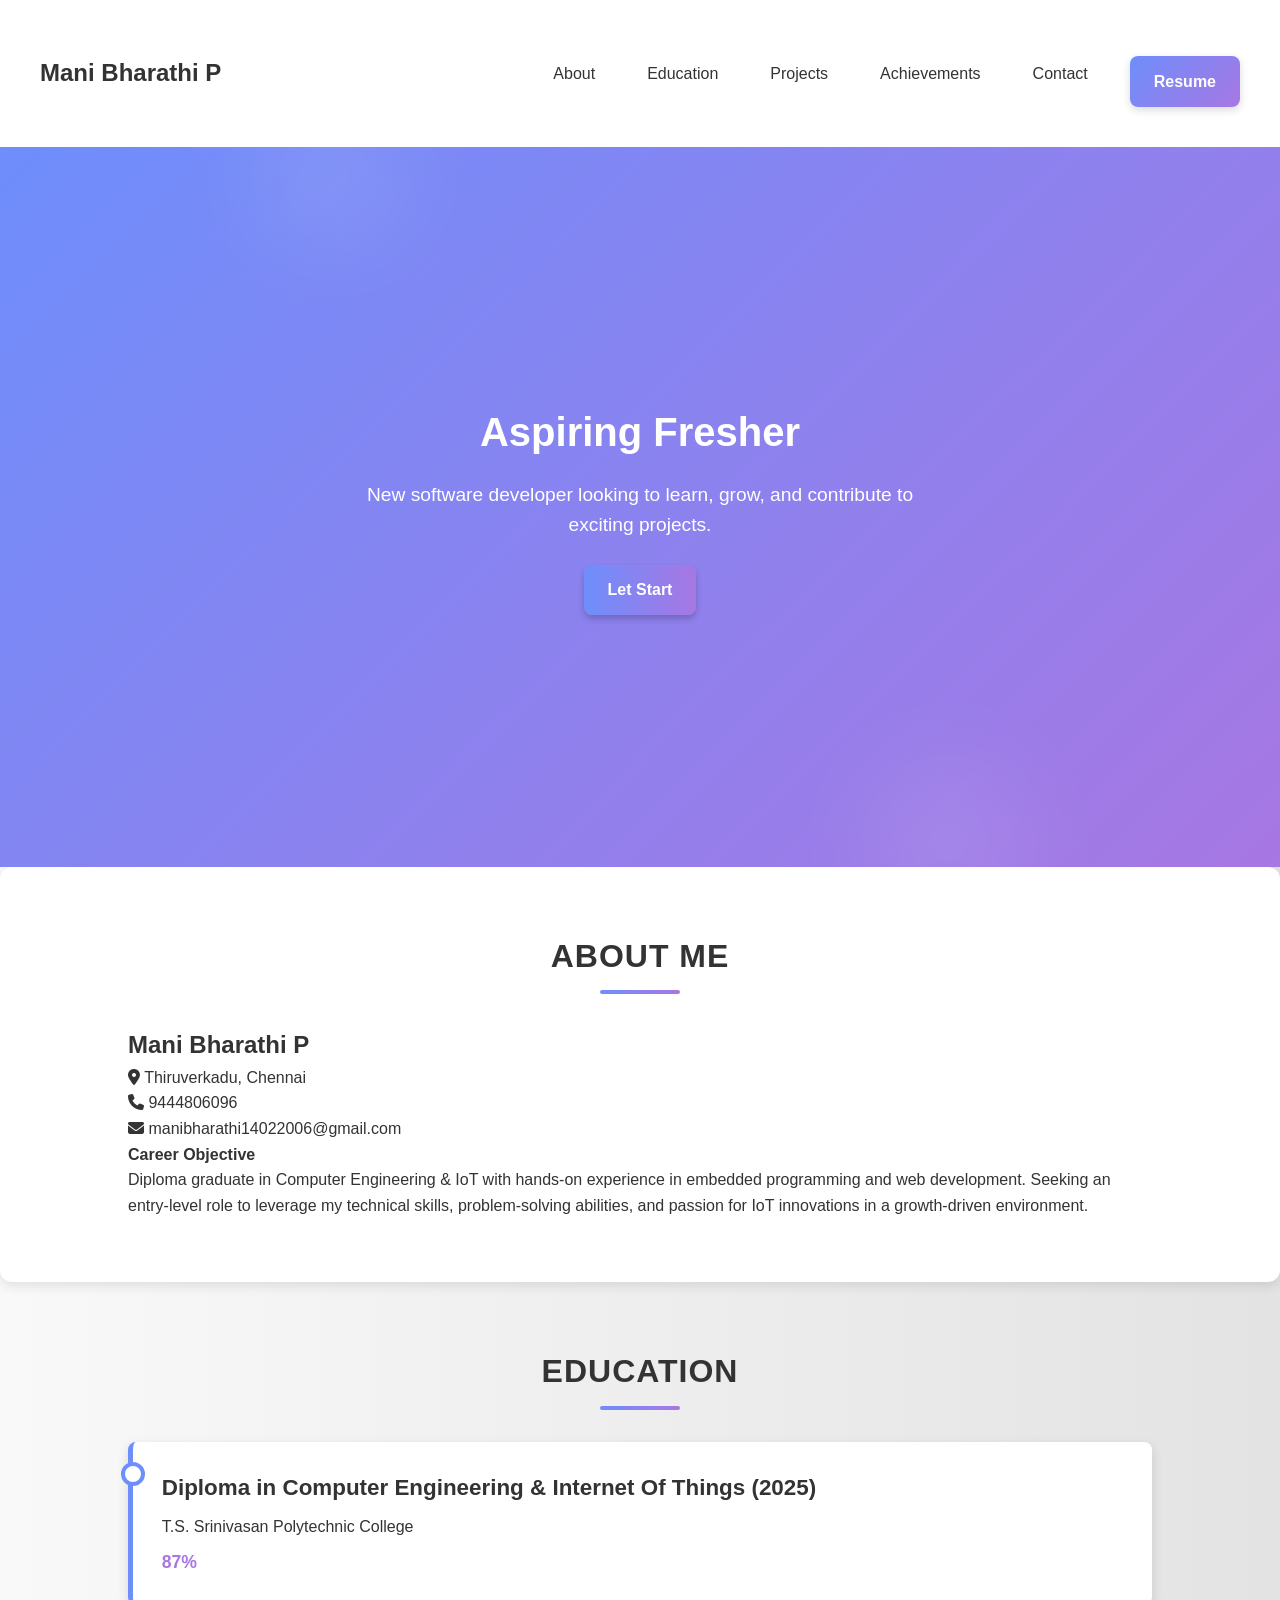
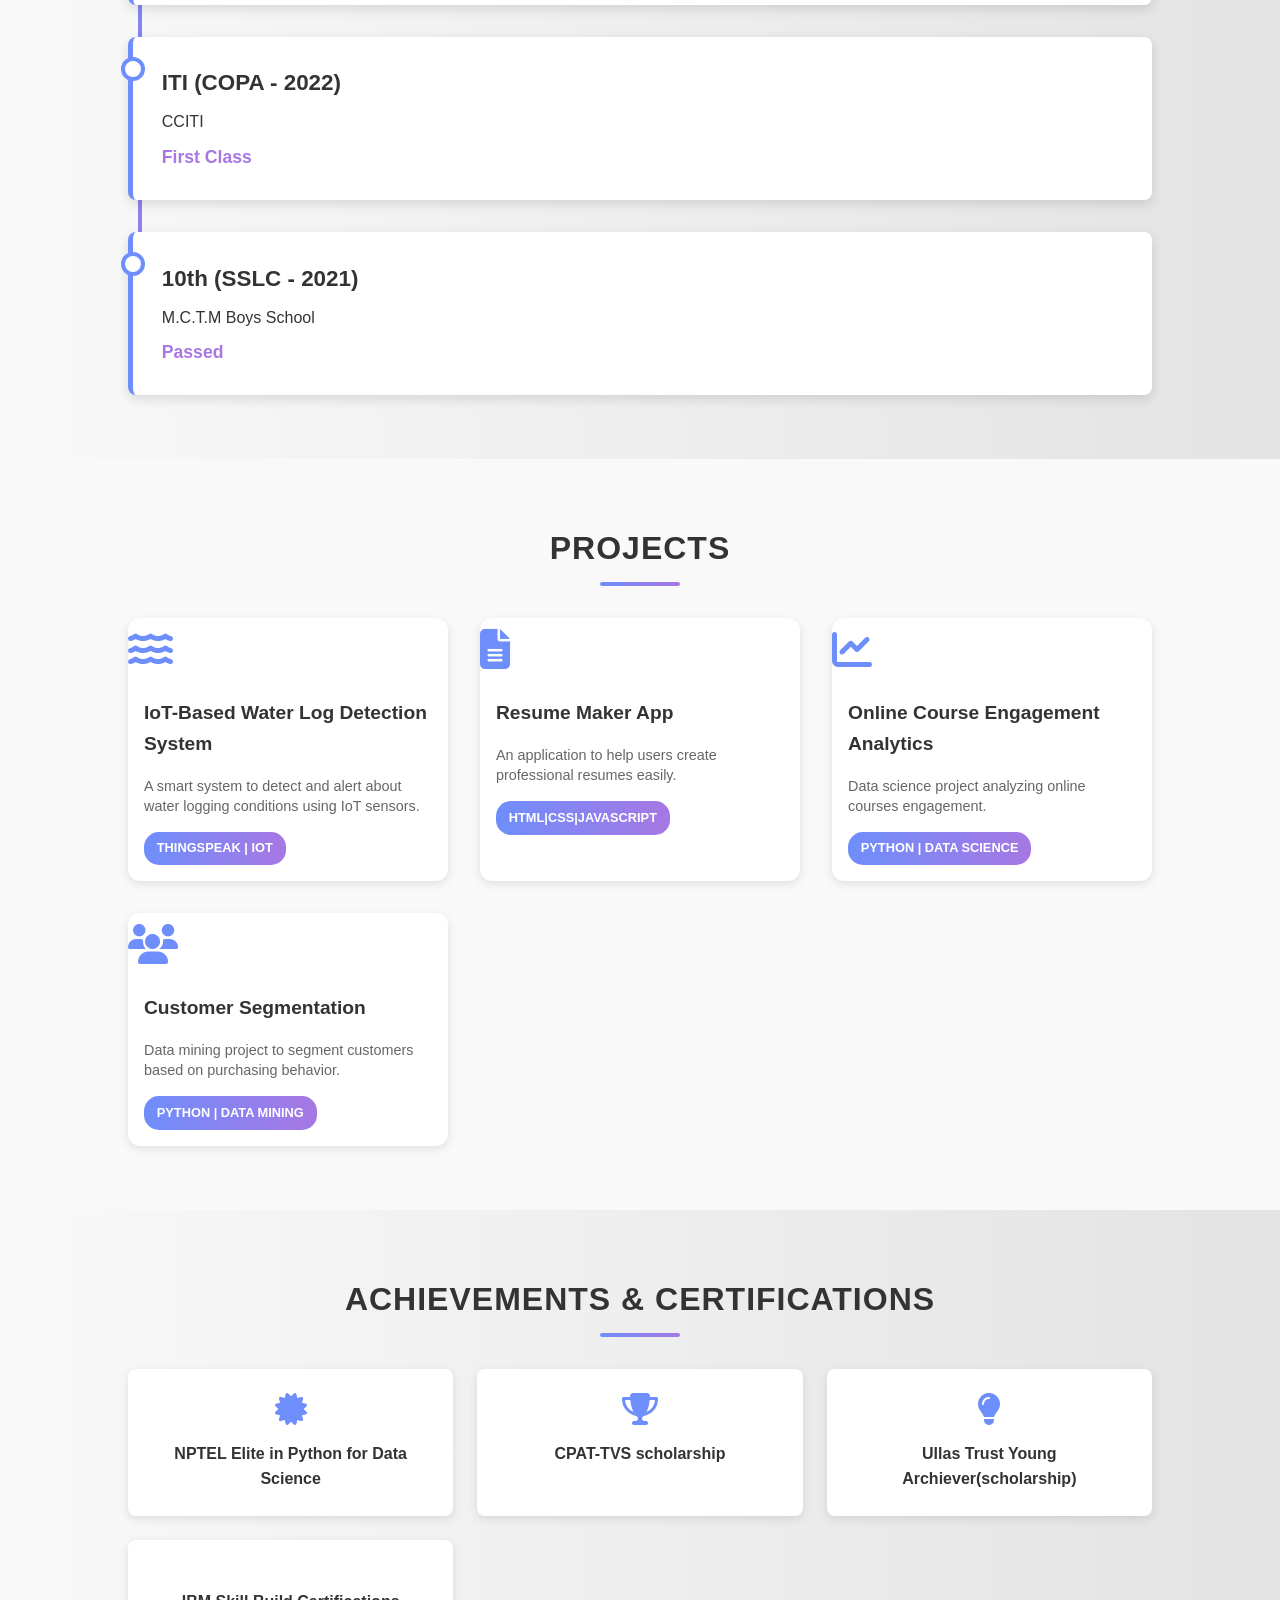
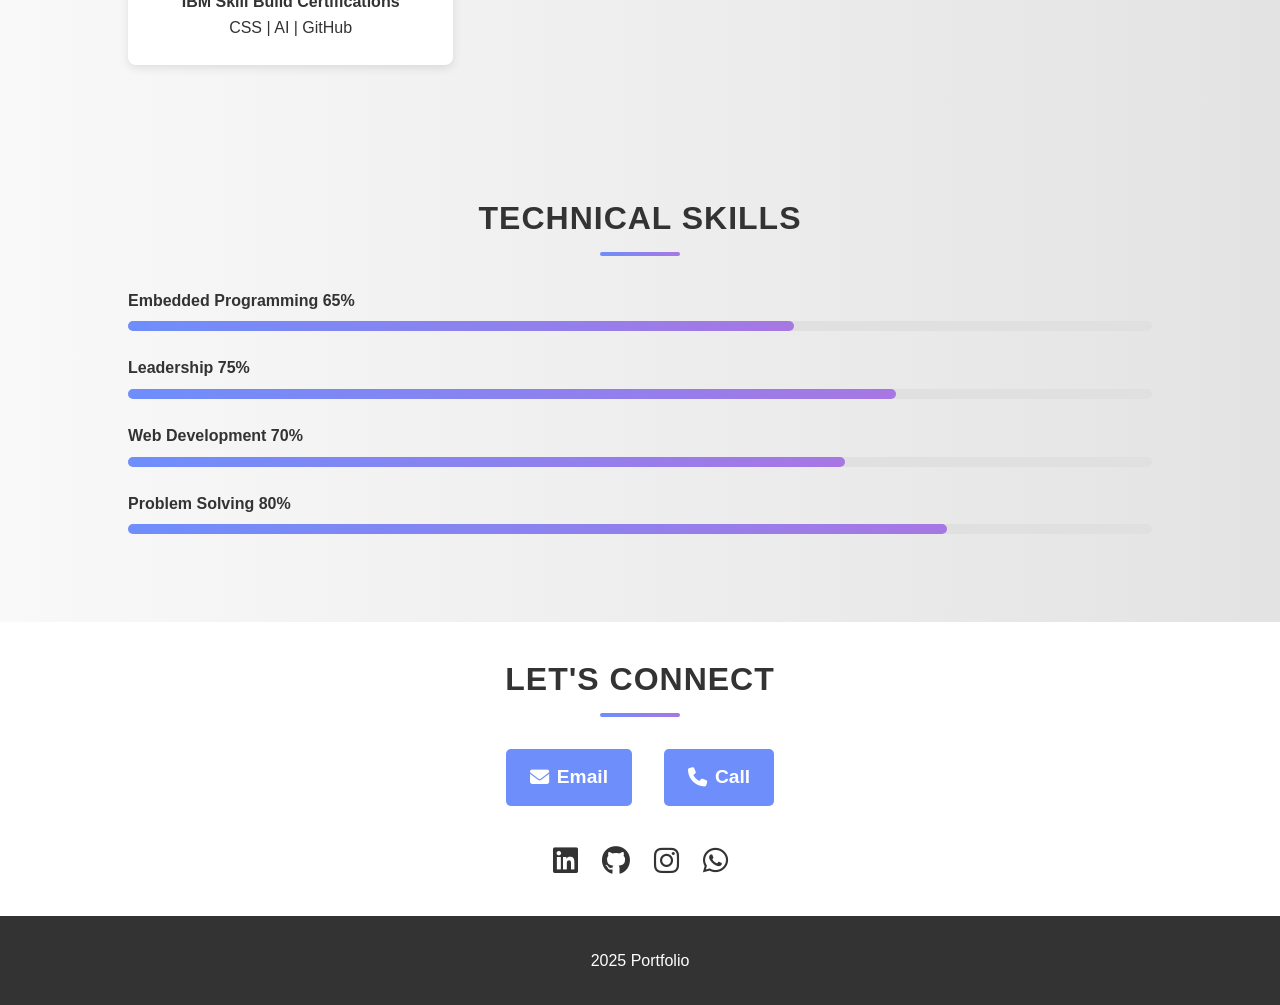
<file: index.html>
<!DOCTYPE html>
<html lang="en">
<head>
  <meta charset="UTF-8">
  <meta name="viewport" content="width=device-width, initial-scale=1.0">
  <title>Mani Bharathi P | Portfolio</title>
  <link rel="stylesheet" href="style.css">
  <link rel="stylesheet" href="https://cdnjs.cloudflare.com/ajax/libs/font-awesome/6.4.0/css/all.min.css">
</head>
<body>
  <!-- Navbar -->
  <nav>
    <h1>Mani Bharathi P</h1>
    <ul>
      <li><a href="#about">About</a></li>
      <li><a href="#education">Education</a></li>
      <li><a href="#projects">Projects</a></li>
      <li><a href="#achievements">Achievements</a></li>
      <li><a href="#contact">Contact</a></li>
      <li>  <div class="resume-container" style="text-align: right; ">
        <a href="https://drive.google.com/file/d/1cj999nV9dIuv5O2W8KmEFK4AF1AkVx0G/view?usp=sharing" class="resume-btn">Resume</a></div></li>
    </ul>
  </nav>
  <!-- Hero Section -->
  <section class="hero">
    <h2>Aspiring Fresher</h2>
    <p>New software developer looking to learn, grow, and contribute to exciting projects.
    </p>
    <div class="let-start">
      <a href="#projects" class="button1">Let Start</a>
  </div>
  
  </section>

  <!-- About Section -->
  <section id="about" class="about">
    <h3>About Me</h3>
    <div class="about-content">
      <div class="personal-info">
        <h1>Mani Bharathi P</h1>
        <p><i class="fas fa-map-marker-alt"></i> Thiruverkadu, Chennai</p>
        <p><i class="fas fa-phone"></i> 9444806096</p>
        <p><i class="fas fa-envelope"></i> manibharathi14022006@gmail.com</p>
      </div>
      <div class="career-objective">
        <h4>Career Objective</h4>
        <p>Diploma graduate in Computer Engineering & IoT with hands-on
          experience in embedded programming and web development. Seeking
          an entry-level role to leverage my technical skills, problem-solving
          abilities, and passion for IoT innovations in a growth-driven
          environment.</p>
      </div>
    </div>
  </section>

  <!-- Education Section -->
  <section id="education" class="education">
    <h3>Education</h3>
    <div class="timeline">
      <div class="timeline-item">
        <h4>Diploma in Computer Engineering & Internet Of Things (2025)</h4>
        <p>T.S. Srinivasan Polytechnic College</p>
        <p class="grade">87%</p>
      </div>
      <div class="timeline-item">
        <h4>ITI (COPA - 2022)</h4>
        <p>CCITI</p>
        <p class="grade">First Class</p>
      </div>
      <div class="timeline-item">
        <h4>10th (SSLC - 2021)</h4>
        <p>M.C.T.M Boys School</p>
        <p class="grade">Passed</p>
      </div>
    </div>
  </section>

  <!-- Projects Section -->
  <section id="projects" class="projects">
    <h3>Projects</h3>
      <div class="project-grid">
    <!-- Project 1 -->
    <div class="project-card" onclick="window.location.href='index2.html';" 
    style="cursor: pointer; position: relative;">
    <div class="project-icon">
    <i class="fas fa-water"></i>
    </div>
    <h4>IoT-Based Water Log Detection System</h4>
    <p>A smart system to detect and alert about water logging conditions using IoT sensors.</p>
    <div class="tech">Thingspeak | IoT</div>
  
  <!-- Visual feedback for clickability -->
  <div style="position: absolute; top: 0; left: 0; width: 100%; height: 100%; 
             opacity: 0; z-index: 1;" aria-hidden="true"></div>
</div>

      <!-- Project 2 -->
      <div class="project-card" onclick="window.location.href='index5.html';" 
    style="cursor: pointer; position: relative;">
        <div class="project-icon">
          <i class="fas fa-file-alt"></i>
        </div>
        <h4>Resume Maker App</h4>
        <p>An application to help users create professional resumes easily.</p>
        <div class="tech">HTML|CSS|JAVASCRIPT</div>
      </div>

      <!-- Project 4 -->
      <div class="project-card" onclick="window.location.href='index3.html';" 
      style="cursor: pointer; position: relative;">
        <div class="project-icon">
          <i class="fas fa-chart-line"></i>
        </div>
        <h4>Online Course Engagement Analytics</h4>
        <p>Data science project analyzing online courses engagement.</p>
        <div class="tech">Python | Data Science</div>
      </div>

      <!-- Project 5 -->
      <div class="project-card" onclick="window.location.href='index4.html';" 
      style="cursor: pointer; position: relative;">
        <div class="project-icon">
          <i class="fas fa-users"></i>
        </div>
        <h4>Customer Segmentation</h4>
        <p>Data mining project to segment customers based on purchasing behavior.</p>
        <div class="tech">python | Data Mining</div>
      </div>
    </div>
  </section>

  <!-- Achievements Section -->
  <section id="achievements" class="achievements">
    <h3>Achievements & Certifications</h3>
    <div class="achievements-grid">
      <div class="achievement-card">
        <i class="fas fa-certificate"></i>
        <h4>NPTEL Elite in Python for Data Science</h4>
      </div>
      <div class="achievement-card">
        <i class="fas fa-trophy"></i>
        <h4>CPAT-TVS scholarship</h4>
      </div>
      <div class="achievement-card">
        <i class="fas fa-lightbulb"></i>
        <h4>Ullas Trust Young Archiever(scholarship)</h4>
      </div>
      <div class="achievement-card">
        <i class="fab fa-ibm"></i>
        <h4>IBM Skill Build Certifications</h4>
        <p>CSS | AI | GitHub</p>
      </div>
    </div>
  </section>

  <!-- Skills Section -->
  <section class="skills-section">
    <h3>Technical Skills</h3>
    <div class="skills-container">
      <div class="skill-category">
        <h4>Embedded Programming 65%</h4>
        <div class="skill-bar">
          <div class="skill-level" style="width: 65%"></div>
        </div>
      </div>
      <div class="skill-category">
        <h4>Leadership 75%</h4>
        <div class="skill-bar">
          <div class="skill-level" style="width: 75%"></div>
        </div>
      </div>
      <div class="skill-category">
        <h4>Web Development  70%</h4>
        <div class="skill-bar">
          <div class="skill-level" style="width: 70%"></div>
        </div> 
      </div>
      <div class="skill-category">
        <h4>Problem Solving 80%</h4>
        <div class="skill-bar">
          <div class="skill-level" style="width: 80%"></div>
        </div>
      </div>
    </div>
  </section>

<!-- Contact Section -->
<section id="contact" class="contact">
  <h3>Let's Connect</h3>
  <div class="contact-links">
    <a href="mailto:manibharathi14022006@gmail.com" class="contact-btn">
      <i class="fas fa-envelope"></i> Email
    </a>
    <a href="tel:9444806096" class="contact-btn">
      <i class="fas fa-phone"></i> Call
    </a>
  </div>
  <!-- Centered Social Media Icons -->
  <div class="social-links">
    <a href="https://www.linkedin.com/in/mani-bharathi-p-b39b90347?utm_source=share&utm_campaign=share_via&utm_content=profile&utm_medium=android_app" target="_blank" class="social-icon"><i class="fab fa-linkedin"></i></a>
    <a href="https://github.com/manibharathi2006" target="_blank" class="social-icon"><i class="fab fa-github"></i></a>
    <a href="https://www.instagram.com/_happy_14334?igsh=ZzNqZmdscW4zY3l4" target="_blank" class="social-icon"><i class="fab fa-instagram"></i></a>
    <a href="" target="_blank" class="social-icon"><i class="fab fa-whatsapp"></i></a>
  </div>
</section>


  <footer>
    <p> 2025 Portfolio </p>
  </footer>

  <script src="script.js"></script>
</body>
</html>
</file>
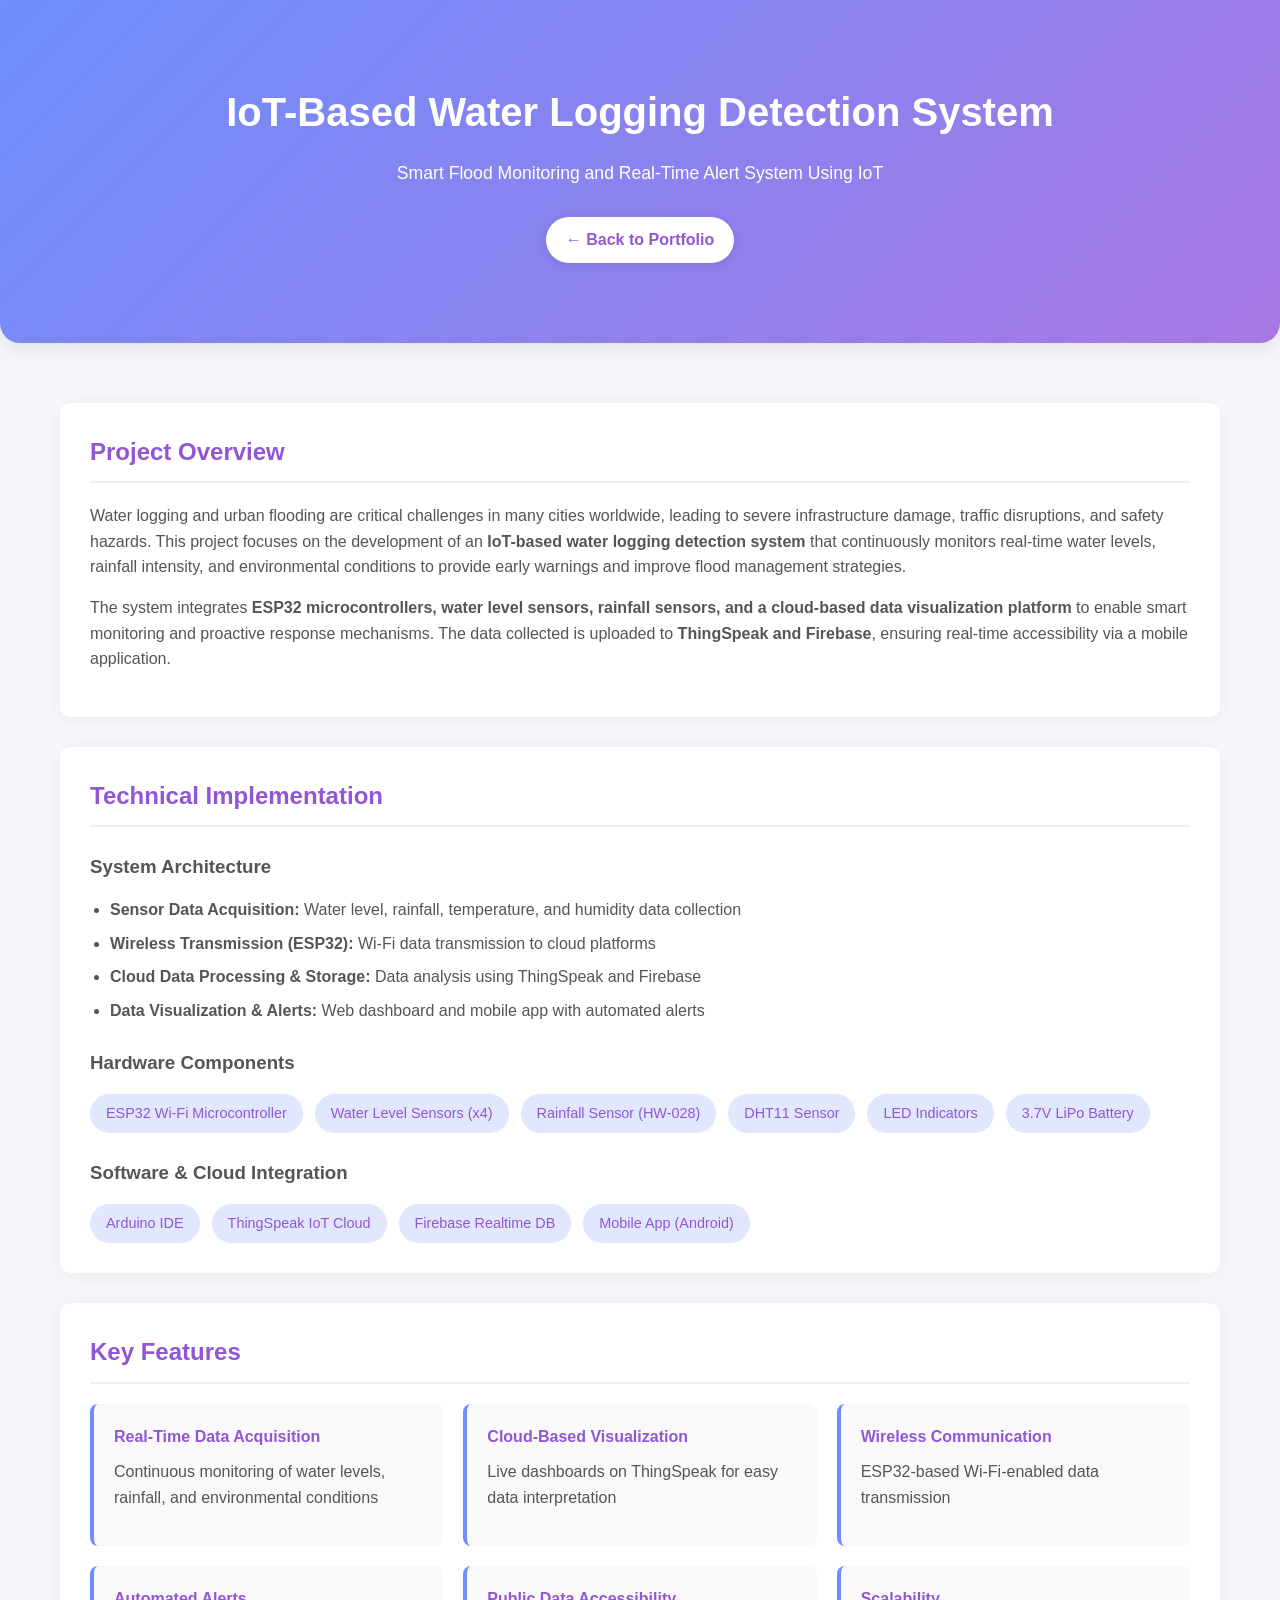
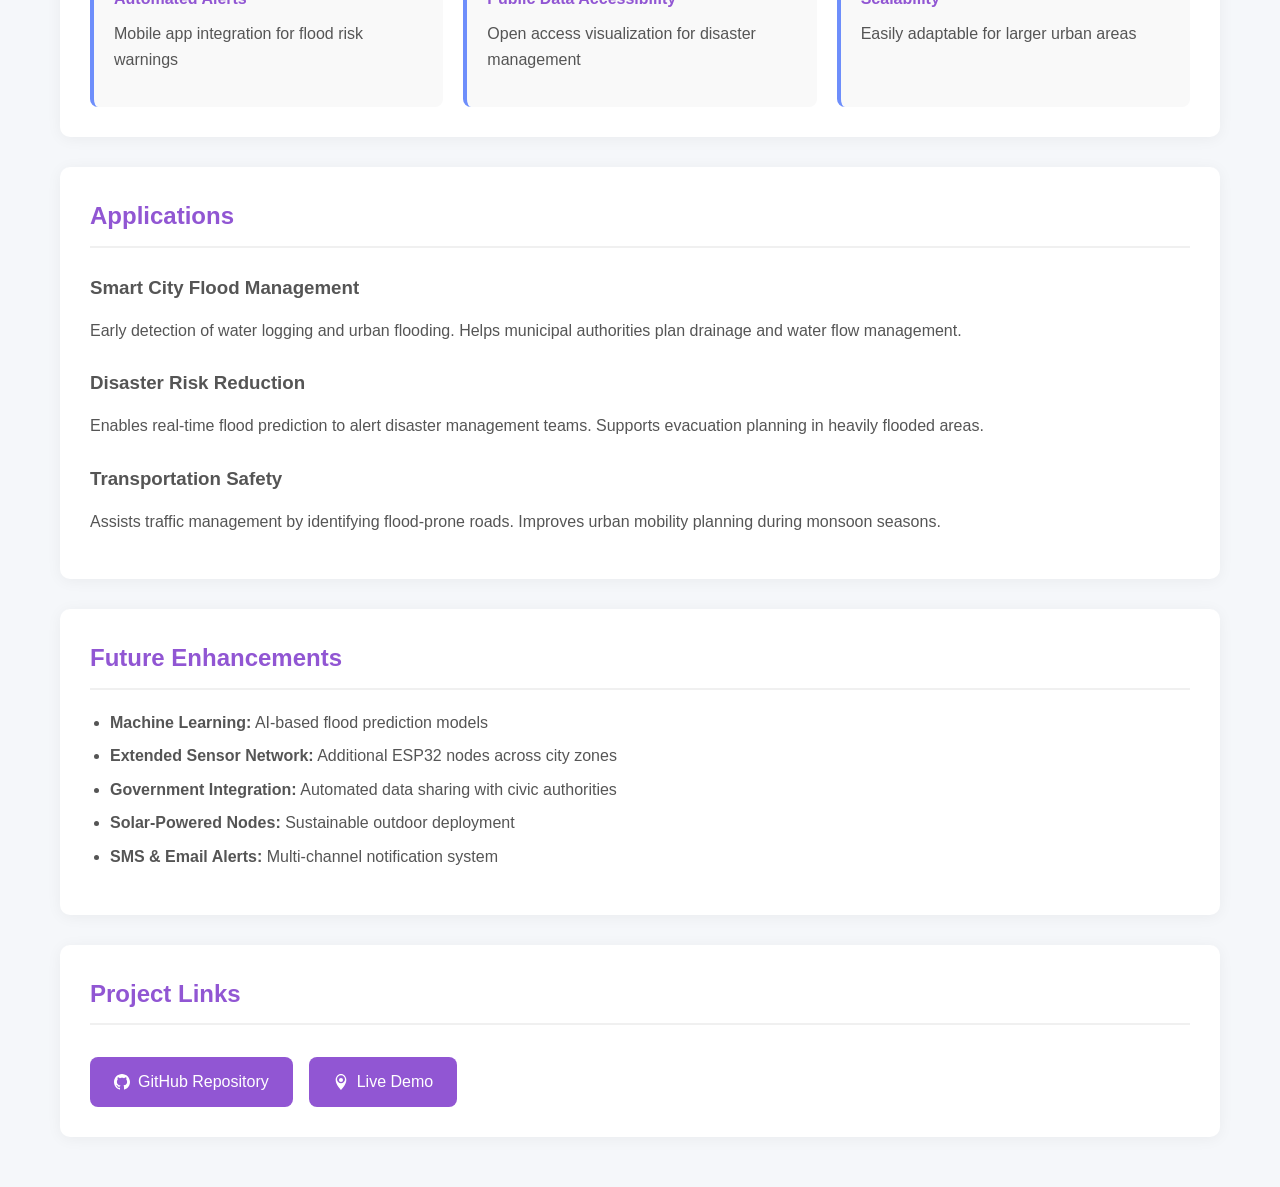
<file: index2.html>
<!DOCTYPE html>
<html lang="en">
<head>
    <meta charset="UTF-8">
    <meta name="viewport" content="width=device-width, initial-scale=1.0">
    <title>IoT Water Logging Detection System</title>
    <style>
        /* Reset and Base Styles */
        * {
            margin: 0;
            padding: 0;
            box-sizing: border-box;
            font-family: 'Segoe UI', Tahoma, Geneva, Verdana, sans-serif;
            transition: all 0.3s ease;
        }
        
        body {
            line-height: 1.6;
            color: #333;
            background-color: #f5f7fa;
        }
        
        .container {
            max-width: 1200px;
            margin: 0 auto;
            padding: 20px;
        }
        
        /* Header Styles */
        .project-header {
            background: linear-gradient(135deg, #6e8efb, #a777e3);
            color: white;
            padding: 60px 20px;
            text-align: center;
            margin-bottom: 40px;
            border-radius: 0 0 20px 20px;
            box-shadow: 0 4px 20px rgba(0, 0, 0, 0.1);
        }
        
        .project-header h1 {
            font-size: 2.5rem;
            margin-bottom: 15px;
        }
        
        .project-header p {
            font-size: 1.1rem;
            max-width: 800px;
            margin: 0 auto;
        }
        
        /* Back Button */
        .back-button {
            display: inline-block;
            padding: 10px 20px;
            background: white;
            color: #9156d3;
            text-decoration: none;
            border-radius: 30px;
            font-weight: 600;
            margin-top: 30px;
            box-shadow: 0 2px 10px rgba(0, 0, 0, 0.1);
        }
        
        .back-button:hover {
            transform: translateY(-3px);
            box-shadow: 0 5px 15px rgba(0, 0, 0, 0.2);
        }
        
        /* Content Sections */
        .section {
            background: white;
            border-radius: 10px;
            padding: 30px;
            margin-bottom: 30px;
            box-shadow: 0 2px 15px rgba(0, 0, 0, 0.05);
        }
        
        .section h2 {
            color: #9156d3;
            margin-bottom: 20px;
            padding-bottom: 10px;
            border-bottom: 2px solid #f0f0f0;
        }
        
        .section h3 {
            color: #555;
            margin: 25px 0 15px;
        }
        
        .section p, .section ul {
            margin-bottom: 15px;
            color: #555;
        }
        
        .section ul {
            padding-left: 20px;
        }
        
        .section li {
            margin-bottom: 8px;
        }
        
        /* Feature Highlights */
        .features-grid {
            display: grid;
            grid-template-columns: repeat(auto-fit, minmax(300px, 1fr));
            gap: 20px;
            margin-top: 20px;
        }
        
        .feature-card {
            background: #f9f9f9;
            padding: 20px;
            border-radius: 8px;
            border-left: 4px solid #6e8efb;
        }
        
        .feature-card h4 {
            color: #9156d3;
            margin-bottom: 10px;
        }
        
        .tech-stack {
            display: flex;
            flex-wrap: wrap;
            gap: 0.75rem;
            margin-top: 1rem;
        }
        
        .tech-item {
            background: #e0e7ff;
            color:#9156d3;
            padding: 0.5rem 1rem;
            border-radius: 50px;
            font-size: 0.9rem;
            font-weight: 500;
        }
        
        /* Gallery */
        .gallery {
            display: grid;
            grid-template-columns: repeat(auto-fit, minmax(300px, 1fr));
            gap: 20px;
            margin-top: 20px;
        }
        
        .gallery-item {
            border-radius: 8px;
            overflow: hidden;
            box-shadow: 0 3px 10px rgba(0, 0, 0, 0.1);
        }
        
        .gallery-item img {
            width: 100%;
            height: 200px;
            object-fit: cover;
            transition: transform 0.3s;
        }
        
        .gallery-item:hover img {
            transform: scale(1.05);
        }
         /* Links */
         .project-links {
            display: flex;
            gap: 1rem;
            margin-top: 2rem;
        }
        
        .project-link {
            display: inline-flex;
            align-items: center;
            gap: 0.5rem;
            padding: 0.75rem 1.5rem;
            background:#9156d3;
            color: white;
            text-decoration: none;
            border-radius: 8px;
            font-weight: 500;
            transition: all 0.3s ease;
        }
        
        .project-link:hover {
            background:  #5b73e8;
            transform: translateY(-2px);
        }
        
        /* Responsive */
        @media (max-width: 768px) {
            .project-header {
                padding: 3rem 1rem;
            }
            
            .project-header h1 {
                font-size: 2rem;
            }
            
            .section {
                padding: 1.75rem;
            }
            
            .project-links {
                flex-direction: column;
            }
        }
        
        /* Responsive */
        @media (max-width: 768px) {
            .project-header h1 {
                font-size: 2rem;
            }
            
            .project-header p {
                font-size: 1rem;
            }
            
            .section {
                padding: 20px;
            }
        }
    </style>
</head>
<body>
    <div class="project-header">
        <div class="container">
            <h1>IoT-Based Water Logging Detection System</h1>
            <p>Smart Flood Monitoring and Real-Time Alert System Using IoT</p>
            <a href="javascript:history.back()" class="back-button">← Back to Portfolio</a>
        </div>
    </div>
    
    <div class="container">
        <section class="section">
            <h2>Project Overview</h2>
            <p>Water logging and urban flooding are critical challenges in many cities worldwide, leading to severe infrastructure damage, traffic disruptions, and safety hazards. This project focuses on the development of an <strong>IoT-based water logging detection system</strong> that continuously monitors real-time water levels, rainfall intensity, and environmental conditions to provide early warnings and improve flood management strategies.</p>
            <p>The system integrates <strong>ESP32 microcontrollers, water level sensors, rainfall sensors, and a cloud-based data visualization platform</strong> to enable smart monitoring and proactive response mechanisms. The data collected is uploaded to <strong>ThingSpeak and Firebase</strong>, ensuring real-time accessibility via a mobile application.</p>
        </section>
        
        <section class="section">
            <h2>Technical Implementation</h2>
            
            <h3>System Architecture</h3>
            <ul>
                <li><strong>Sensor Data Acquisition:</strong> Water level, rainfall, temperature, and humidity data collection</li>
                <li><strong>Wireless Transmission (ESP32):</strong> Wi-Fi data transmission to cloud platforms</li>
                <li><strong>Cloud Data Processing & Storage:</strong> Data analysis using ThingSpeak and Firebase</li>
                <li><strong>Data Visualization & Alerts:</strong> Web dashboard and mobile app with automated alerts</li>
            </ul>
            
            <h3>Hardware Components</h3>
            <div class="tech-stack">
                <span class="tech-item">ESP32 Wi-Fi Microcontroller</span>
                <span class="tech-item">Water Level Sensors (x4)</span>
                <span class="tech-item">Rainfall Sensor (HW-028)</span>
                <span class="tech-item">DHT11 Sensor</span>
                <span class="tech-item">LED Indicators</span>
                <span class="tech-item">3.7V LiPo Battery</span>
            </div>
            
            <h3>Software & Cloud Integration</h3>
            <div class="tech-stack">
                <span class="tech-item">Arduino IDE</span>
                <span class="tech-item">ThingSpeak IoT Cloud</span>
                <span class="tech-item">Firebase Realtime DB</span>
                <span class="tech-item">Mobile App (Android)</span>
            </div>
        </section>
        
        <section class="section">
            <h2>Key Features</h2>
            <div class="features-grid">
                <div class="feature-card">
                    <h4>Real-Time Data Acquisition</h4>
                    <p>Continuous monitoring of water levels, rainfall, and environmental conditions</p>
                </div>
                <div class="feature-card">
                    <h4>Cloud-Based Visualization</h4>
                    <p>Live dashboards on ThingSpeak for easy data interpretation</p>
                </div>
                <div class="feature-card">
                    <h4>Wireless Communication</h4>
                    <p>ESP32-based Wi-Fi-enabled data transmission</p>
                </div>
                <div class="feature-card">
                    <h4>Automated Alerts</h4>
                    <p>Mobile app integration for flood risk warnings</p>
                </div>
                <div class="feature-card">
                    <h4>Public Data Accessibility</h4>
                    <p>Open access visualization for disaster management</p>
                </div>
                <div class="feature-card">
                    <h4>Scalability</h4>
                    <p>Easily adaptable for larger urban areas</p>
                </div>
            </div>
        </section>
        
        <section class="section">
            <h2>Applications</h2>
            <h3>Smart City Flood Management</h3>
            <p>Early detection of water logging and urban flooding. Helps municipal authorities plan drainage and water flow management.</p>
            
            <h3>Disaster Risk Reduction</h3>
            <p>Enables real-time flood prediction to alert disaster management teams. Supports evacuation planning in heavily flooded areas.</p>
            
            <h3>Transportation Safety</h3>
            <p>Assists traffic management by identifying flood-prone roads. Improves urban mobility planning during monsoon seasons.</p>
        </section>
        
        <section class="section">
            <h2>Future Enhancements</h2>
            <ul>
                <li><strong>Machine Learning:</strong> AI-based flood prediction models</li>
                <li><strong>Extended Sensor Network:</strong> Additional ESP32 nodes across city zones</li>
                <li><strong>Government Integration:</strong> Automated data sharing with civic authorities</li>
                <li><strong>Solar-Powered Nodes:</strong> Sustainable outdoor deployment</li>
                <li><strong>SMS & Email Alerts:</strong> Multi-channel notification system</li>
            </ul>
        </section>
        
        <section class="section">
            <h2>Project Links</h2>
            <div class="project-links">
                <a href="https://github.com/manibharathi2006/Iot-Water-Logging-Detection-System" class="project-link">
                    <svg width="16" height="16" viewBox="0 0 24 24" fill="none" xmlns="http://www.w3.org/2000/svg">
                        <path d="M12 0C5.374 0 0 5.373 0 12C0 17.302 3.438 21.8 8.207 23.387C8.806 23.498 9 23.126 9 22.81V20.576C5.662 21.302 4.967 19.16 4.967 19.16C4.421 17.773 3.634 17.404 3.634 17.404C2.545 16.659 3.717 16.675 3.717 16.675C4.922 16.759 5.556 17.912 5.556 17.912C6.626 19.746 8.363 19.216 9.048 18.909C9.155 18.134 9.466 17.604 9.81 17.305C7.145 17.001 4.343 15.971 4.343 11.374C4.343 10.063 4.812 8.993 5.579 8.153C5.455 7.85 5.044 6.629 5.696 4.977C5.696 4.977 6.704 4.655 8.997 6.207C9.954 5.941 10.98 5.808 12 5.803C13.02 5.808 14.047 5.941 15.006 6.207C17.297 4.655 18.303 4.977 18.303 4.977C18.956 6.629 18.545 7.85 18.421 8.153C19.191 8.993 19.656 10.064 19.656 11.374C19.656 15.983 16.849 16.998 14.177 17.295C14.607 17.667 15 18.397 15 19.517V22.81C15 23.129 15.192 23.504 15.801 23.386C20.566 21.797 24 17.3 24 12C24 5.373 18.627 0 12 0Z" fill="currentColor"/>
                    </svg>
                    GitHub Repository
                </a>
                <a href="https://manibharathi2006.github.io/Iot-Water-Logging-Detection-System/
                " class="project-link">
                    <svg width="16" height="16" viewBox="0 0 24 24" fill="none" xmlns="http://www.w3.org/2000/svg">
                        <path d="M12 12C13.6569 12 15 10.6569 15 9C15 7.34315 13.6569 6 12 6C10.3431 6 9 7.34315 9 9C9 10.6569 10.3431 12 12 12Z" fill="currentColor"/>
                        <path d="M12 24C12 24 20 16 20 9C20 4 16.4183 0 12 0C7.58172 0 4 4 4 9C4 16 12 24 12 24ZM12 14C8.68629 14 6 11.3137 6 8C6 4.68629 8.68629 2 12 2C15.3137 2 18 4.68629 18 8C18 11.3137 15.3137 14 12 14Z" fill="currentColor"/>
                    </svg>
                    Live Demo
                </a>
            </div>
        </section>
    </div>

    <script>
        // Smooth scrolling for anchor links
        document.querySelectorAll('a[href^="#"]').forEach(anchor => {
            anchor.addEventListener('click', function(e) {
                e.preventDefault();
                document.querySelector(this.getAttribute('href')).scrollIntoView({
                    behavior: 'smooth'
                });
            });
        });

        // Back button functionality
        document.querySelector('.back-button').addEventListener('click', function() {
            window.history.back();
        });
    </script>
</body>
</html>
</file>
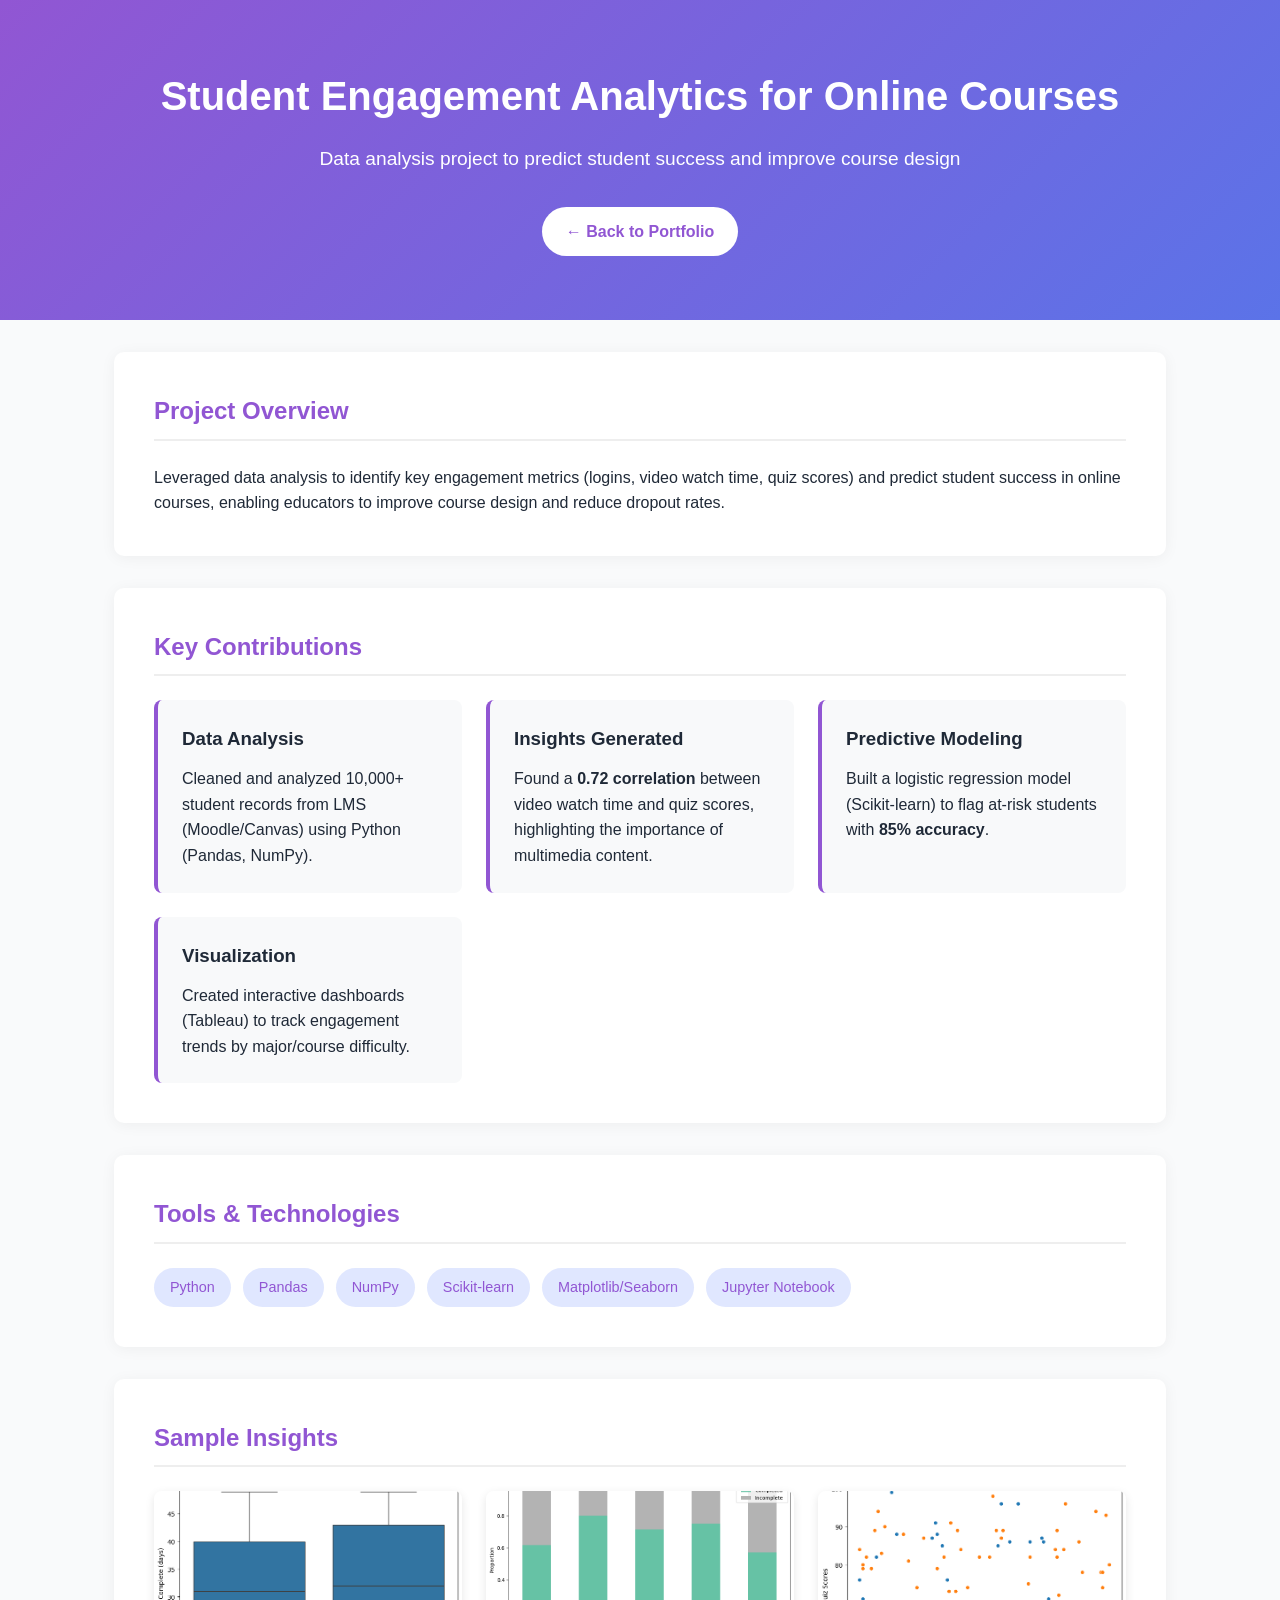
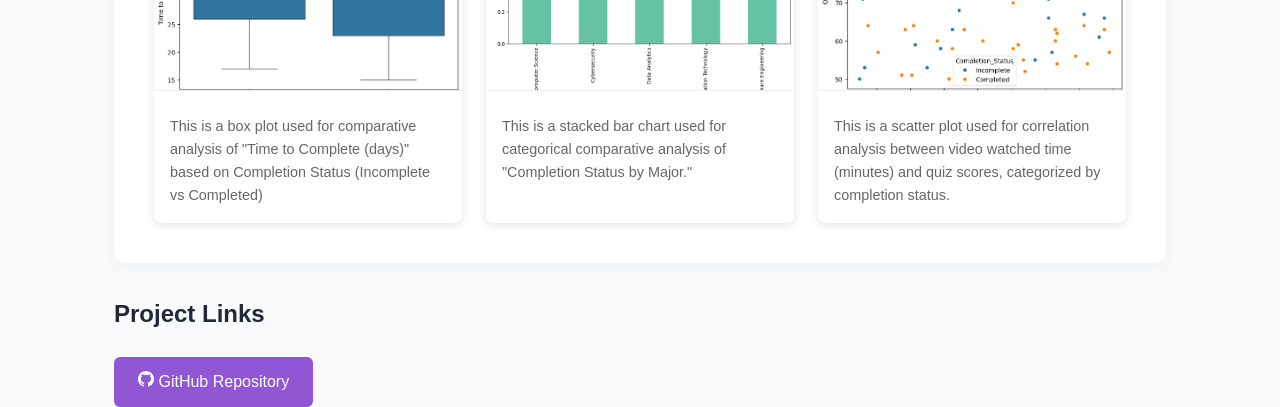
<file: index3.html>
<!DOCTYPE html>
<html lang="en">
<head>
    <meta charset="UTF-8">
    <meta name="viewport" content="width=device-width, initial-scale=1.0">
    <title>Online Course Engagement Analytics</title>
    <style>
        /* Modern CSS Reset */
        :root {
            --primary: #9156d3;
            --secondary: #5b73e8;
            --dark: #1f2937;
            --light: #f9fafb;
            --success: #10b981;
            --warning: #f59e0b;
            --danger: #ef4444;
        }
        
        * {
            margin: 0;
            padding: 0;
            box-sizing: border-box;
            font-family: 'Segoe UI', Tahoma, Geneva, Verdana, sans-serif;
        }
        
        body {
            line-height: 1.6;
            color: var(--dark);
            background-color: var(--light);
        }
        
        /* Project Header */
        .project-hero {
            background: linear-gradient(135deg, var(--primary), var(--secondary));
            color: white;
            padding: 4rem 1rem;
            text-align: center;
            margin-bottom: 2rem;
        }
        
        .project-hero h1 {
            font-size: 2.5rem;
            margin-bottom: 1rem;
        }
        
        .project-hero .subtitle {
            font-size: 1.2rem;
            max-width: 800px;
            margin: 0 auto 2rem;
        }
        
        .back-button {
            display: inline-block;
            padding: 0.75rem 1.5rem;
            background: white;
            color: var(--primary);
            text-decoration: none;
            border-radius: 50px;
            font-weight: 600;
            transition: all 0.3s ease;
        }
        
        .back-button:hover {
            transform: translateY(-3px);
            box-shadow: 0 5px 15px rgba(0,0,0,0.1);
        }
        
        /* Main Content Container */
        .container {
            max-width: 1100px;
            margin: 0 auto;
            padding: 0 1.5rem;
        }
        
        /* Project Sections */
        .project-section {
            background: white;
            border-radius: 10px;
            padding: 2.5rem;
            margin-bottom: 2rem;
            box-shadow: 0 2px 15px rgba(0,0,0,0.05);
        }
        
        .project-section h2 {
            color: var(--primary);
            margin-bottom: 1.5rem;
            padding-bottom: 0.5rem;
            border-bottom: 2px solid #eee;
        }
        
        /* Key Contributions */
        .contributions-grid {
            display: grid;
            grid-template-columns: repeat(auto-fit, minmax(300px, 1fr));
            gap: 1.5rem;
            margin-top: 1.5rem;
        }
        
        .contribution-card {
            background: #f8f9fa;
            padding: 1.5rem;
            border-radius: 8px;
            border-left: 4px solid var(--primary);
        }
        
        .contribution-card h3 {
            color: var(--dark);
            margin-bottom: 0.75rem;
        }
        
        /* Tools & Technologies */
        .tech-stack {
            display: flex;
            flex-wrap: wrap;
            gap: 0.75rem;
            margin-top: 1rem;
        }
        
        .tech-item {
            background: #e0e7ff;
            color: var(--primary);
            padding: 0.5rem 1rem;
            border-radius: 50px;
            font-size: 0.9rem;
            font-weight: 500;
        }
        
        /* Visualizations Grid */
        .visualizations {
            display: grid;
            grid-template-columns: repeat(auto-fit, minmax(300px, 1fr));
            gap: 1.5rem;
            margin-top: 1.5rem;
        }
        
        .viz-card {
            border-radius: 8px;
            overflow: hidden;
            box-shadow: 0 3px 10px rgba(0,0,0,0.1);
        }
        
        .viz-card img {
            width: 100%;
            height: 200px;
            object-fit: cover;
            border-bottom: 1px solid #eee;
        }
        
        .viz-card .caption {
            padding: 1rem;
            font-size: 0.9rem;
            color: #666;
        }
        
        /* Impact Section */
        .impact-stats {
            display: flex;
            flex-wrap: wrap;
            gap: 1.5rem;
            margin-top: 1.5rem;
        }
        
        .stat-card {
            flex: 1;
            min-width: 200px;
            background: #f0fdf4;
            padding: 1.5rem;
            border-radius: 8px;
            text-align: center;
            border: 1px solid #dcfce7;
        }
        
        .stat-card h3 {
            color: var(--success);
            font-size: 2rem;
            margin-bottom: 0.5rem;
        }
        
        /* Links Section */
        .project-links {
            display: flex;
            gap: 1rem;
            margin-top: 1.5rem;
        }
        
        .project-link {
            display: inline-block;
            padding: 0.75rem 1.5rem;
            background: var(--primary);
            color: white;
            text-decoration: none;
            border-radius: 6px;
            font-weight: 500;
            transition: all 0.3s ease;
        }
        
        .project-link:hover {
            background: var(--secondary);
            transform: translateY(-2px);
        }
        
        /* Responsive Adjustments */
        @media (max-width: 768px) {
            .project-hero h1 {
                font-size: 2rem;
            }
            
            .project-hero .subtitle {
                font-size: 1rem;
            }
            
            .project-section {
                padding: 1.5rem;
            }
        }
    </style>
</head>
<body>
    <header class="project-hero">
        <h1>Student Engagement Analytics for Online Courses</h1>
        <p class="subtitle">Data analysis project to predict student success and improve course design</p>
        <a href="javascript:history.back()" class="back-button">← Back to Portfolio</a>
    </header>
    
    <main class="container">
        <section class="project-section">
            <h2>Project Overview</h2>
            <p>Leveraged data analysis to identify key engagement metrics (logins, video watch time, quiz scores) and predict student success in online courses, enabling educators to improve course design and reduce dropout rates.</p>
        </section>
        
        <section class="project-section">
            <h2>Key Contributions</h2>
            <div class="contributions-grid">
                <div class="contribution-card">
                    <h3>Data Analysis</h3>
                    <p>Cleaned and analyzed 10,000+ student records from LMS (Moodle/Canvas) using Python (Pandas, NumPy).</p>
                </div>
                <div class="contribution-card">
                    <h3>Insights Generated</h3>
                    <p>Found a <strong>0.72 correlation</strong> between video watch time and quiz scores, highlighting the importance of multimedia content.</p>
                </div>
                <div class="contribution-card">
                    <h3>Predictive Modeling</h3>
                    <p>Built a logistic regression model (Scikit-learn) to flag at-risk students with <strong>85% accuracy</strong>.</p>
                </div>
                <div class="contribution-card">
                    <h3>Visualization</h3>
                    <p>Created interactive dashboards (Tableau) to track engagement trends by major/course difficulty.</p>
                </div>
            </div>
        </section>
        
        <section class="project-section">
            <h2>Tools & Technologies</h2>
            <div class="tech-stack">
                <span class="tech-item">Python</span>
                <span class="tech-item">Pandas</span>
                <span class="tech-item">NumPy</span>
                <span class="tech-item">Scikit-learn</span>
                <span class="tech-item">Matplotlib/Seaborn</span>
                <span class="tech-item">Jupyter Notebook</span>
            </div>
        </section>
        
        <section class="project-section">
            <h2>Sample Insights</h2>
            <div class="visualizations">
                <div class="viz-card">
                    <img src="pic1.png" alt="Box Plot">
                    <div class="caption">This is a box plot used for comparative analysis of "Time to Complete (days)" based on Completion Status (Incomplete vs Completed)</div>
                </div>
                <div class="viz-card">
                    <img src="pic2.png" alt="stacked chart">
                    <div class="caption">This is a stacked bar chart used for categorical comparative analysis of "Completion Status by Major."</div>
                </div>
                <div class="viz-card">
                    <img src="pic3.png" alt="scatter plot">
                    <div class="caption">This is a scatter plot used for correlation analysis between video watched time (minutes) and quiz scores, categorized by completion status.</div>
                </div>
            </div>
        </section>
        <section class="section">
            <h2>Project Links</h2>
            <div class="project-links">
                <a href="https://github.com/manibharathi2006/Online-Course-Engagement-Analytics" class="project-link">
                    <svg width="16" height="16" viewBox="0 0 24 24" fill="none" xmlns="http://www.w3.org/2000/svg">
                        <path d="M12 0C5.374 0 0 5.373 0 12C0 17.302 3.438 21.8 8.207 23.387C8.806 23.498 9 23.126 9 22.81V20.576C5.662 21.302 4.967 19.16 4.967 19.16C4.421 17.773 3.634 17.404 3.634 17.404C2.545 16.659 3.717 16.675 3.717 16.675C4.922 16.759 5.556 17.912 5.556 17.912C6.626 19.746 8.363 19.216 9.048 18.909C9.155 18.134 9.466 17.604 9.81 17.305C7.145 17.001 4.343 15.971 4.343 11.374C4.343 10.063 4.812 8.993 5.579 8.153C5.455 7.85 5.044 6.629 5.696 4.977C5.696 4.977 6.704 4.655 8.997 6.207C9.954 5.941 10.98 5.808 12 5.803C13.02 5.808 14.047 5.941 15.006 6.207C17.297 4.655 18.303 4.977 18.303 4.977C18.956 6.629 18.545 7.85 18.421 8.153C19.191 8.993 19.656 10.064 19.656 11.374C19.656 15.983 16.849 16.998 14.177 17.295C14.607 17.667 15 18.397 15 19.517V22.81C15 23.129 15.192 23.504 15.801 23.386C20.566 21.797 24 17.3 24 12C24 5.373 18.627 0 12 0Z" fill="currentColor"/>
                    </svg>
                    GitHub Repository
                </a>
            </div>
        </section>
    </main>

    <script>
        // Smooth scrolling for anchor links
        document.querySelectorAll('a[href^="#"]').forEach(anchor => {
            anchor.addEventListener('click', function(e) {
                e.preventDefault();
                document.querySelector(this.getAttribute('href')).scrollIntoView({
                    behavior: 'smooth'
                });
            });
        });

        // Back button functionality
        document.querySelector('.back-button').addEventListener('click', function() {
            window.history.back();
        });
    </script>
</body>
</html>
</file>
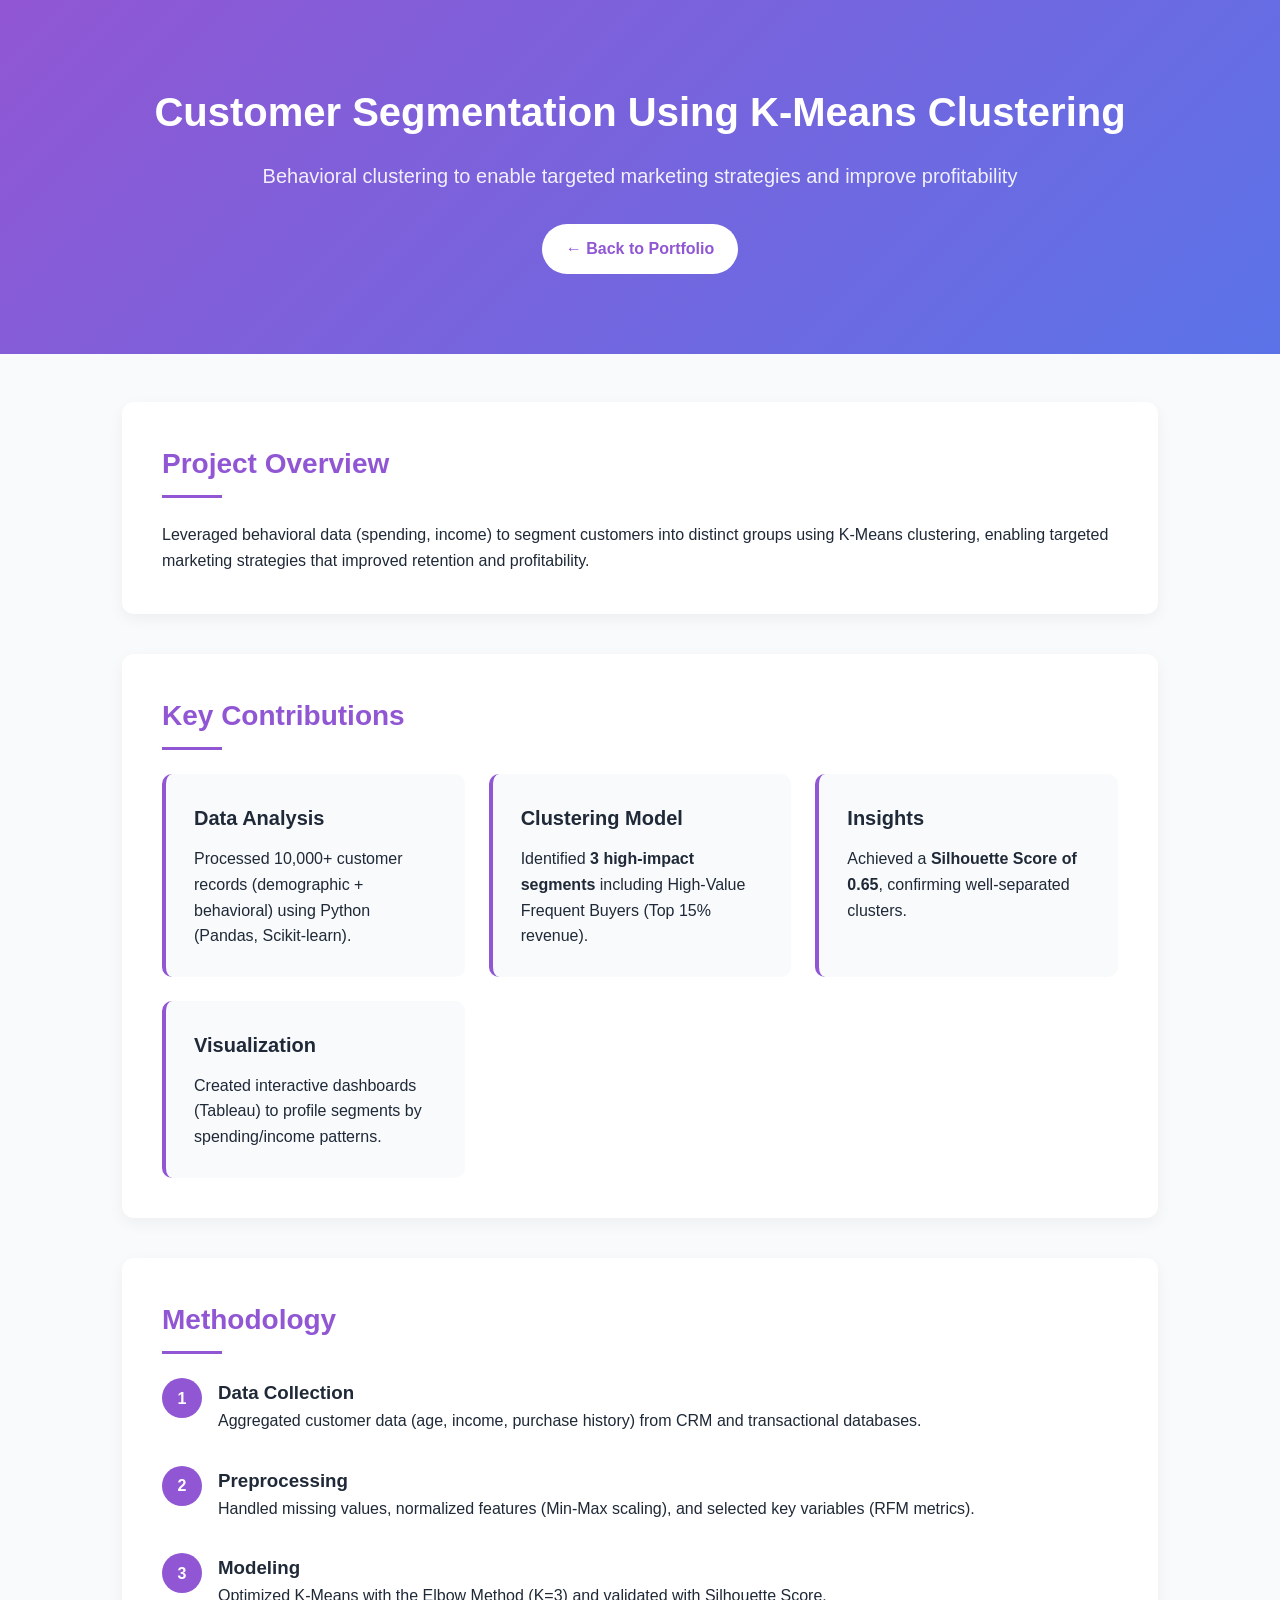
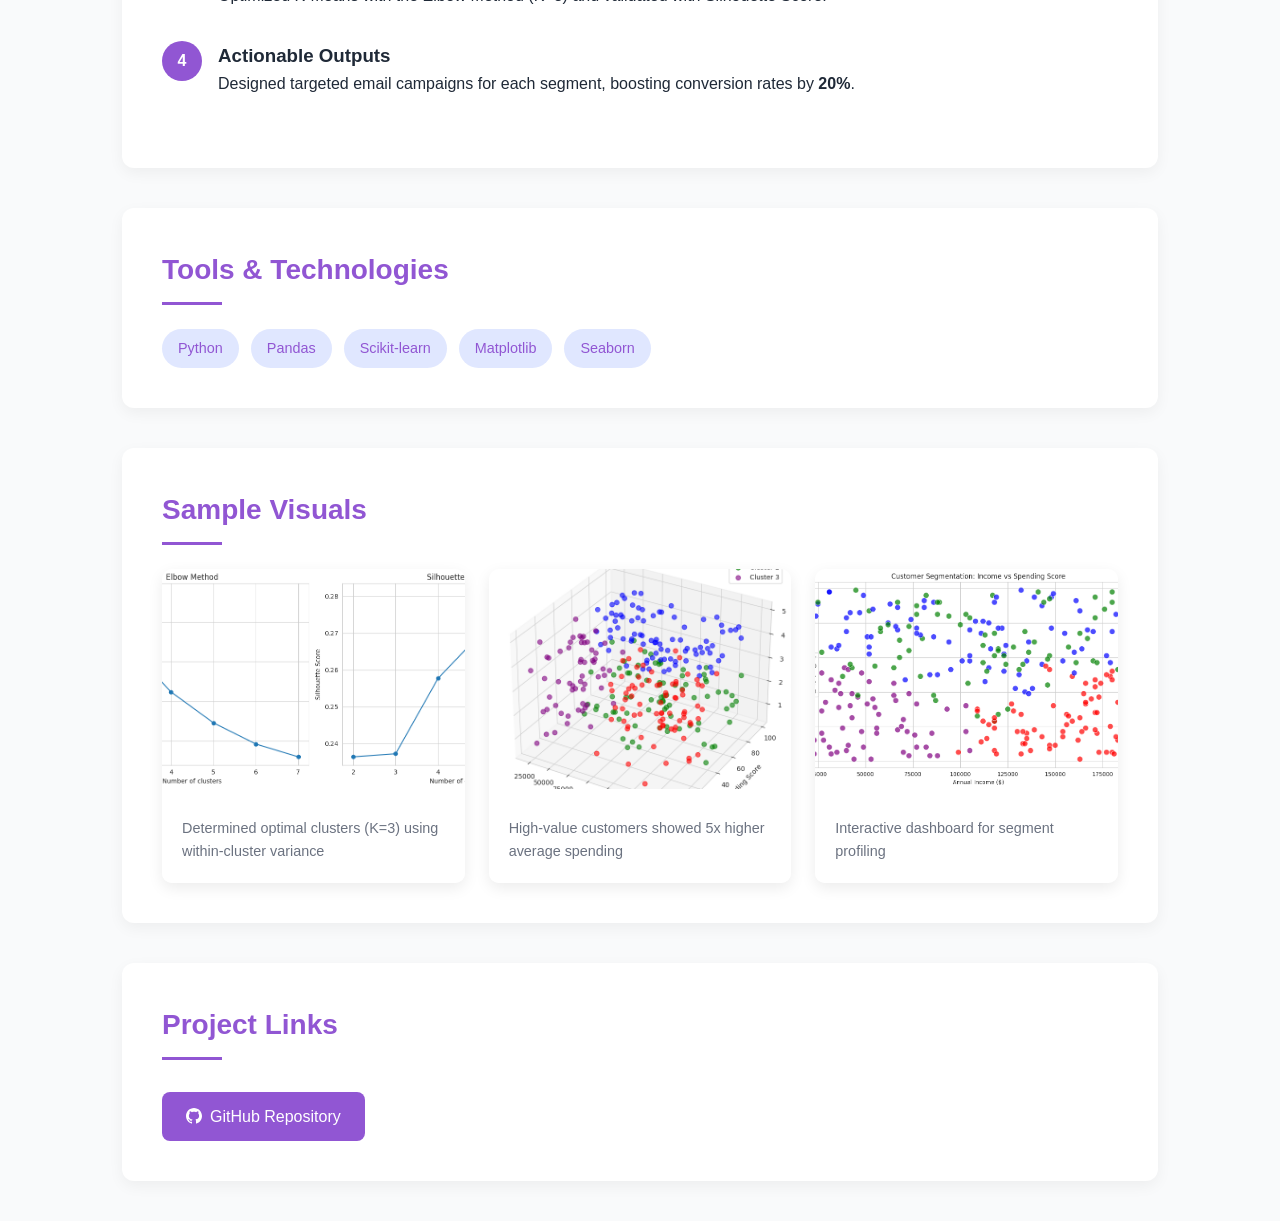
<file: index4.html>
<!DOCTYPE html>
<html lang="en">
<head>
    <meta charset="UTF-8">
    <meta name="viewport" content="width=device-width, initial-scale=1.0">
    <title>Customer Segmentation Using K-Means Clustering</title>
    <style>
        /* Modern CSS with Variables */
        :root {
            --primary: #9156d3;
            --primary-light:  #5b73e8;
            --secondary: #10b981;
            --dark: #1f2937;
            --light: #f9fafb;
            --gray: #6b7280;
        }
        
        * {
            margin: 0;
            padding: 0;
            box-sizing: border-box;
            font-family: 'Inter', -apple-system, BlinkMacSystemFont, sans-serif;
        }
        
        body {
            line-height: 1.6;
            color: var(--dark);
            background-color: var(--light);
        }
        
        /* Header */
        .project-header {
            background: linear-gradient(135deg, var(--primary), var(--primary-light));
            color: white;
            padding: 5rem 1rem;
            text-align: center;
            margin-bottom: 3rem;
        }
        
        .project-header h1 {
            font-size: 2.5rem;
            margin-bottom: 1rem;
            font-weight: 700;
        }
        
        .project-header .subtitle {
            font-size: 1.25rem;
            max-width: 800px;
            margin: 0 auto 2rem;
            opacity: 0.9;
        }
        
        .back-btn {
            display: inline-block;
            padding: 0.75rem 1.5rem;
            background: white;
            color: var(--primary);
            text-decoration: none;
            border-radius: 50px;
            font-weight: 600;
            transition: all 0.3s ease;
        }
        
        .back-btn:hover {
            transform: translateY(-3px);
            box-shadow: 0 5px 15px rgba(0,0,0,0.1);
        }
        
        /* Main Content */
        .container {
            max-width: 1100px;
            margin: 0 auto;
            padding: 0 2rem;
        }
        
        .section {
            background: white;
            border-radius: 12px;
            padding: 2.5rem;
            margin-bottom: 2.5rem;
            box-shadow: 0 5px 15px rgba(0,0,0,0.05);
        }
        
        .section h2 {
            color: var(--primary);
            margin-bottom: 1.5rem;
            font-size: 1.75rem;
            position: relative;
            padding-bottom: 0.75rem;
        }
        
        .section h2:after {
            content: '';
            position: absolute;
            bottom: 0;
            left: 0;
            width: 60px;
            height: 3px;
            background: var(--primary);
        }
        
        /* Key Contributions */
        .contributions {
            display: grid;
            grid-template-columns: repeat(auto-fit, minmax(300px, 1fr));
            gap: 1.5rem;
            margin-top: 1.5rem;
        }
        
        .contribution-card {
            background: #f8fafc;
            padding: 1.75rem;
            border-radius: 10px;
            border-left: 4px solid var(--primary);
        }
        
        .contribution-card h3 {
            color: var(--dark);
            margin-bottom: 0.75rem;
            font-size: 1.25rem;
        }
        
        /* Methodology */
        .methodology-steps {
            counter-reset: step;
            margin-top: 1.5rem;
        }
        
        .step {
            position: relative;
            padding-left: 3.5rem;
            margin-bottom: 2rem;
        }
        
        .step:before {
            counter-increment: step;
            content: counter(step);
            position: absolute;
            left: 0;
            top: 0;
            width: 2.5rem;
            height: 2.5rem;
            background: var(--primary);
            color: white;
            border-radius: 50%;
            display: flex;
            align-items: center;
            justify-content: center;
            font-weight: bold;
        }
        
        /* Visualizations */
        .visualizations {
            display: grid;
            grid-template-columns: repeat(auto-fit, minmax(300px, 1fr));
            gap: 1.5rem;
            margin-top: 1.5rem;
        }
        
        .viz-card {
            border-radius: 10px;
            overflow: hidden;
            box-shadow: 0 5px 15px rgba(0,0,0,0.08);
            transition: transform 0.3s ease;
        }
        
        .viz-card:hover {
            transform: translateY(-5px);
        }
        
        .viz-card img {
            width: 100%;
            height: 220px;
            object-fit: cover;
        }
        
        .viz-caption {
            padding: 1.25rem;
            background: white;
            font-size: 0.9rem;
            color: var(--gray);
        }
        
        /* Impact */
        .impact-stats {
            display: grid;
            grid-template-columns: repeat(auto-fit, minmax(200px, 1fr));
            gap: 1.5rem;
            margin-top: 1.5rem;
        }
        
        .stat-card {
            background: #f0fdf4;
            padding: 1.5rem;
            border-radius: 10px;
            text-align: center;
            border: 1px solid #dcfce7;
        }
        
        .stat-card h3 {
            color: var(--secondary);
            font-size: 2rem;
            margin-bottom: 0.5rem;
        }
        
        .tools   {
            display: flex;
            flex-wrap: wrap;
            gap: 0.75rem;
            margin-top: 1rem;
        }
        
        .tool {
            background: #e0e7ff;
            color: var(--primary);
            padding: 0.5rem 1rem;
            border-radius: 50px;
            font-size: 0.9rem;
            font-weight: 500;
        }
        /* Links */
        .project-links {
            display: flex;
            gap: 1rem;
            margin-top: 2rem;
        }
        
        .project-link {
            display: inline-flex;
            align-items: center;
            gap: 0.5rem;
            padding: 0.75rem 1.5rem;
            background: var(--primary);
            color: white;
            text-decoration: none;
            border-radius: 8px;
            font-weight: 500;
            transition: all 0.3s ease;
        }
        
        .project-link:hover {
            background: var(--primary-light);
            transform: translateY(-2px);
        }
        
        /* Responsive */
        @media (max-width: 768px) {
            .project-header {
                padding: 3rem 1rem;
            }
            
            .project-header h1 {
                font-size: 2rem;
            }
            
            .section {
                padding: 1.75rem;
            }
            
            .project-links {
                flex-direction: column;
            }
        }
    </style>
</head>
<body>
    <header class="project-header">
        <h1>Customer Segmentation Using K-Means Clustering</h1>
        <p class="subtitle">Behavioral clustering to enable targeted marketing strategies and improve profitability</p>
        <a href="javascript:history.back()" class="back-btn">← Back to Portfolio</a>
    </header>
    
    <main class="container">
        <section class="section">
            <h2>Project Overview</h2>
            <p>Leveraged behavioral data (spending, income) to segment customers into distinct groups using K-Means clustering, enabling targeted marketing strategies that improved retention and profitability.</p>
        </section>
        
        <section class="section">
            <h2>Key Contributions</h2>
            <div class="contributions">
                <div class="contribution-card">
                    <h3>Data Analysis</h3>
                    <p>Processed 10,000+ customer records (demographic + behavioral) using Python (Pandas, Scikit-learn).</p>
                </div>
                <div class="contribution-card">
                    <h3>Clustering Model</h3>
                    <p>Identified <strong>3 high-impact segments</strong> including High-Value Frequent Buyers (Top 15% revenue).</p>
                </div>
                <div class="contribution-card">
                    <h3>Insights</h3>
                    <p>Achieved a <strong>Silhouette Score of 0.65</strong>, confirming well-separated clusters.</p>
                </div>
                <div class="contribution-card">
                    <h3>Visualization</h3>
                    <p>Created interactive dashboards (Tableau) to profile segments by spending/income patterns.</p>
                </div>
            </div>
        </section>
        
        <section class="section">
            <h2>Methodology</h2>
            <div class="methodology-steps">
                <div class="step">
                    <h3>Data Collection</h3>
                    <p>Aggregated customer data (age, income, purchase history) from CRM and transactional databases.</p>
                </div>
                <div class="step">
                    <h3>Preprocessing</h3>
                    <p>Handled missing values, normalized features (Min-Max scaling), and selected key variables (RFM metrics).</p>
                </div>
                <div class="step">
                    <h3>Modeling</h3>
                    <p>Optimized K-Means with the Elbow Method (<code>K=3</code>) and validated with Silhouette Score.</p>
                </div>
                <div class="step">
                    <h3>Actionable Outputs</h3>
                    <p>Designed targeted email campaigns for each segment, boosting conversion rates by <strong>20%</strong>.</p>
                </div>
            </div>
        </section>
        
        <section class="section">
            <h2>Tools & Technologies</h2>
            <div class="tools">
                <span class="tool">Python</span>
                <span class="tool">Pandas</span>
                <span class="tool">Scikit-learn</span>
                <span class="tool">Matplotlib</span>
                <span class="tool">Seaborn</span>
            </div>
        </section>
        
        <section class="section">
            <h2>Sample Visuals</h2>
            <div class="visualizations">
                <div class="viz-card">
                    <img src="pic4.png" alt="Elbow Method Plot">
                    <div class="viz-caption">Determined optimal clusters (K=3) using within-cluster variance</div>
                </div>
                <div class="viz-card">
                    <img src="pic5.png" alt="Segment Scatter Plot">
                    <div class="viz-caption">High-value customers showed 5x higher average spending</div>
                </div>
                <div class="viz-card">
                    <img src="pic6.png" alt="Tableau Dashboard">
                    <div class="viz-caption">Interactive dashboard for segment profiling</div>
                </div>
            </div>
        </section>    
        <section class="section">
            <h2>Project Links</h2>
            <div class="project-links">
                <a href="https://github.com/manibharathi2006/Customer-Segmentation" class="project-link">
                    <svg width="16" height="16" viewBox="0 0 24 24" fill="none" xmlns="http://www.w3.org/2000/svg">
                        <path d="M12 0C5.374 0 0 5.373 0 12C0 17.302 3.438 21.8 8.207 23.387C8.806 23.498 9 23.126 9 22.81V20.576C5.662 21.302 4.967 19.16 4.967 19.16C4.421 17.773 3.634 17.404 3.634 17.404C2.545 16.659 3.717 16.675 3.717 16.675C4.922 16.759 5.556 17.912 5.556 17.912C6.626 19.746 8.363 19.216 9.048 18.909C9.155 18.134 9.466 17.604 9.81 17.305C7.145 17.001 4.343 15.971 4.343 11.374C4.343 10.063 4.812 8.993 5.579 8.153C5.455 7.85 5.044 6.629 5.696 4.977C5.696 4.977 6.704 4.655 8.997 6.207C9.954 5.941 10.98 5.808 12 5.803C13.02 5.808 14.047 5.941 15.006 6.207C17.297 4.655 18.303 4.977 18.303 4.977C18.956 6.629 18.545 7.85 18.421 8.153C19.191 8.993 19.656 10.064 19.656 11.374C19.656 15.983 16.849 16.998 14.177 17.295C14.607 17.667 15 18.397 15 19.517V22.81C15 23.129 15.192 23.504 15.801 23.386C20.566 21.797 24 17.3 24 12C24 5.373 18.627 0 12 0Z" fill="currentColor"/>
                    </svg>
                    GitHub Repository
                </a>
            </div>
        </section>
    </main>

    <script>
        // Smooth scrolling for anchor links
        document.querySelectorAll('a[href^="#"]').forEach(anchor => {
            anchor.addEventListener('click', function(e) {
                e.preventDefault();
                document.querySelector(this.getAttribute('href')).scrollIntoView({
                    behavior: 'smooth'
                });
            });
        });

        // Back button functionality
        document.querySelector('.back-btn').addEventListener('click', function() {
            window.history.back();
        });
    </script>
</body>
</html>
</file>
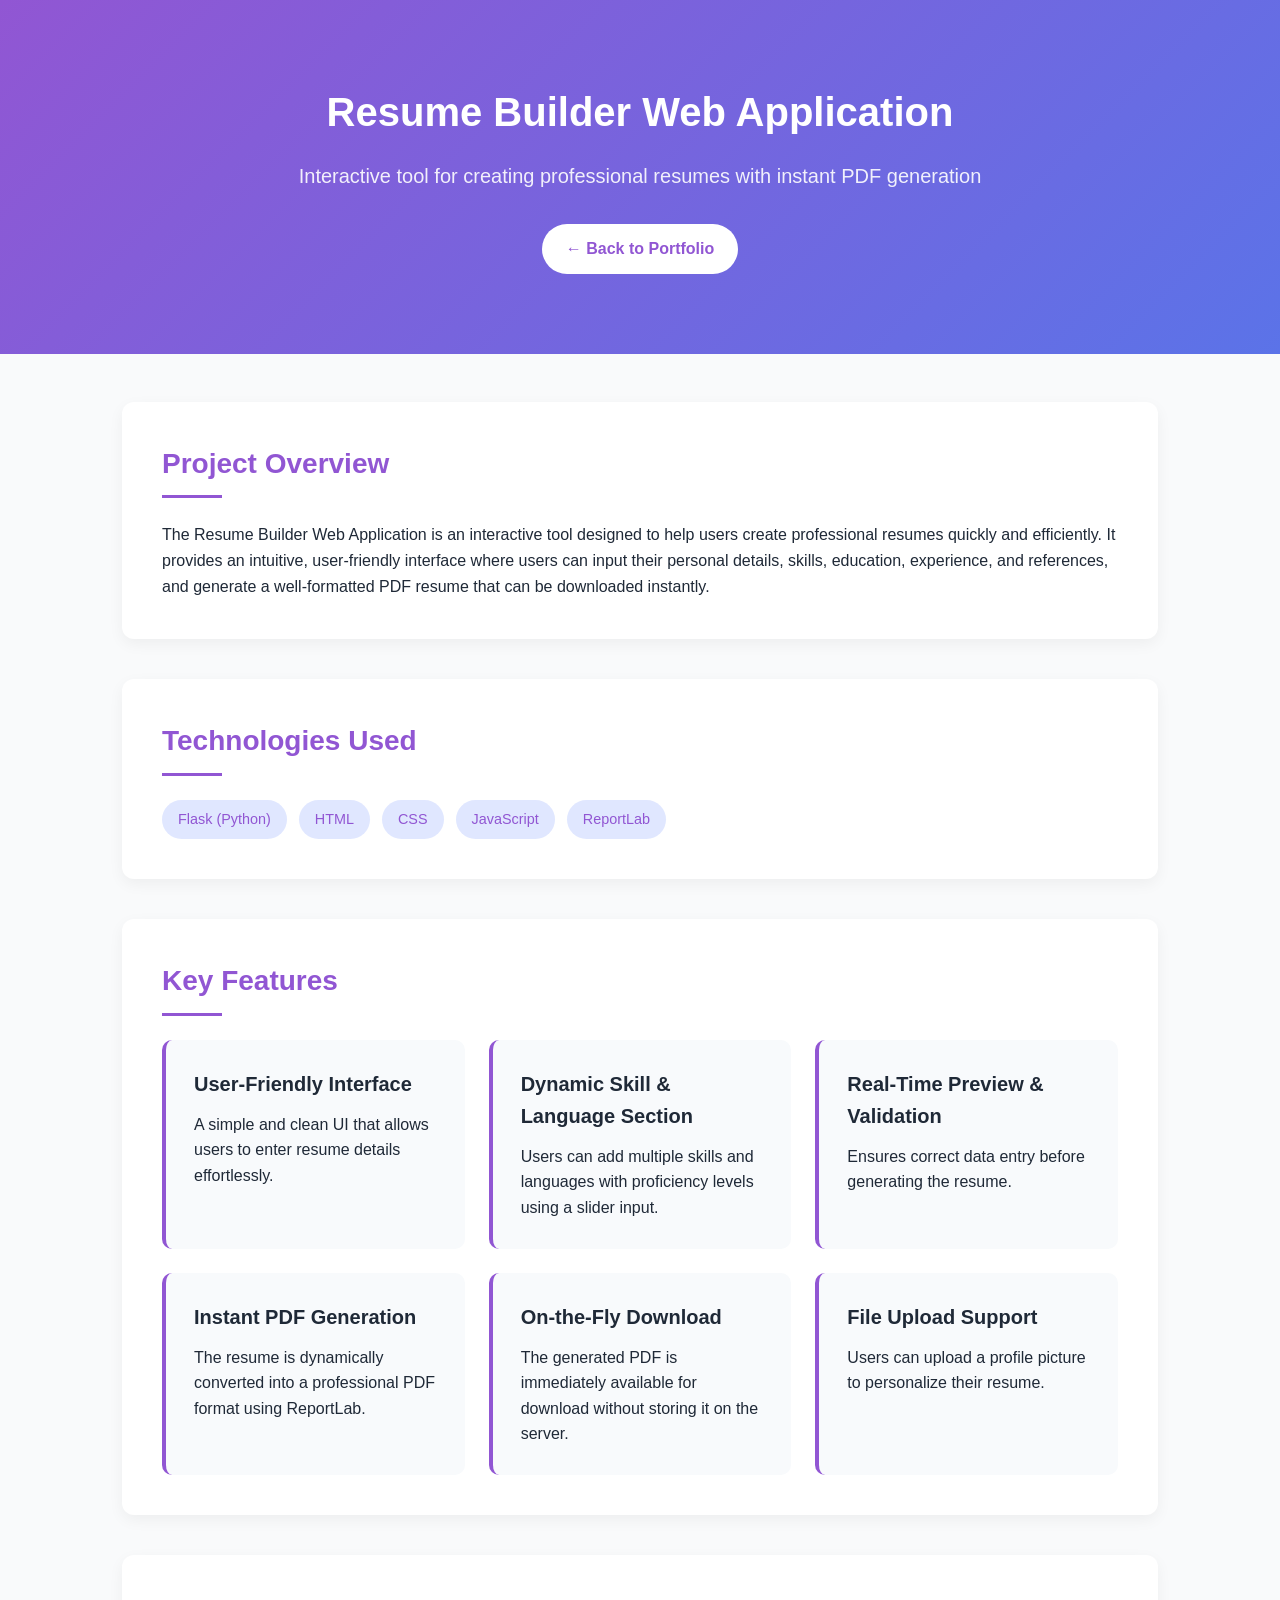
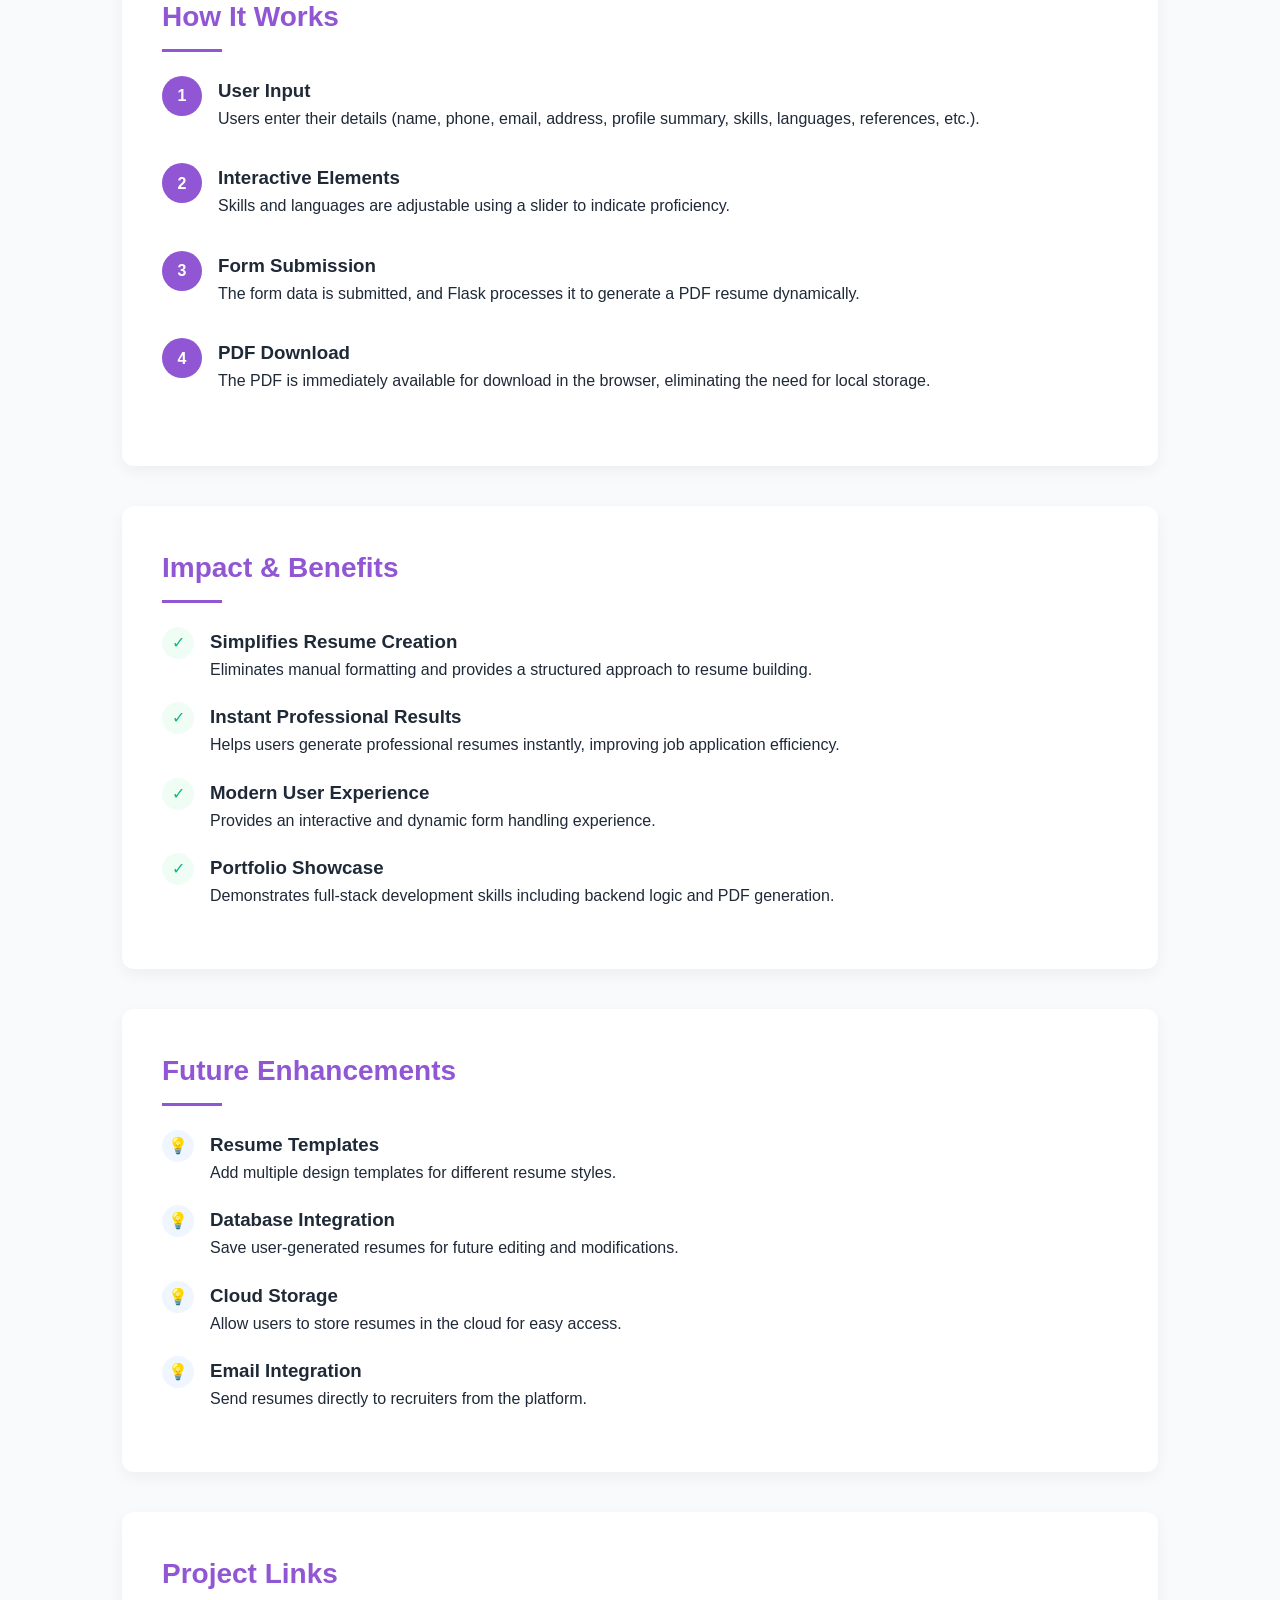
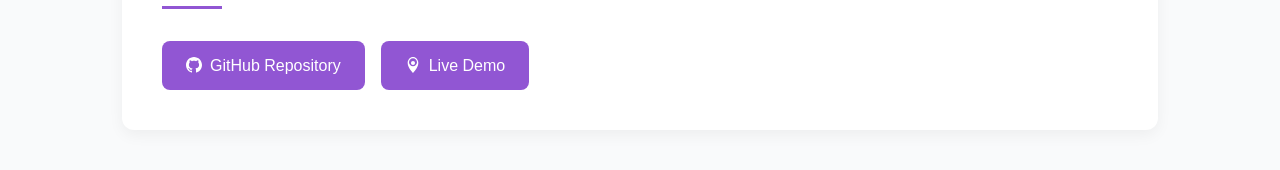
<file: index5.html>
<!DOCTYPE html>
<html lang="en">
<head>
    <meta charset="UTF-8">
    <meta name="viewport" content="width=device-width, initial-scale=1.0">
    <title>Resume Builder Web Application</title>
    <style>
        :root {
            --primary: #9156d3;
            --primary-light:  #5b73e8;
            --secondary: #10b981;
            --dark: #1f2937;
            --light: #f9fafb;
            --gray: #6b7280;
        }
        
        * {
            margin: 0;
            padding: 0;
            box-sizing: border-box;
            font-family: 'Inter', -apple-system, BlinkMacSystemFont, sans-serif;
        }
        
        body {
            line-height: 1.6;
            color: var(--dark);
            background-color: var(--light);
        }
        
        /* Header */
        .project-header {
            background: linear-gradient(135deg, var(--primary), var(--primary-light));
            color: white;
            padding: 5rem 1rem;
            text-align: center;
            margin-bottom: 3rem;
        }
        
        .project-header h1 {
            font-size: 2.5rem;
            margin-bottom: 1rem;
            font-weight: 700;
        }
        
        .project-header .subtitle {
            font-size: 1.25rem;
            max-width: 800px;
            margin: 0 auto 2rem;
            opacity: 0.9;
        }
        
        .back-btn {
            display: inline-block;
            padding: 0.75rem 1.5rem;
            background: white;
            color: var(--primary);
            text-decoration: none;
            border-radius: 50px;
            font-weight: 600;
            transition: all 0.3s ease;
        }
        
        .back-btn:hover {
            transform: translateY(-3px);
            box-shadow: 0 5px 15px rgba(0,0,0,0.1);
        }
        
        /* Main Content */
        .container {
            max-width: 1100px;
            margin: 0 auto;
            padding: 0 2rem;
        }
        
        .section {
            background: white;
            border-radius: 12px;
            padding: 2.5rem;
            margin-bottom: 2.5rem;
            box-shadow: 0 5px 15px rgba(0,0,0,0.05);
        }
        
        .section h2 {
            color: var(--primary);
            margin-bottom: 1.5rem;
            font-size: 1.75rem;
            position: relative;
            padding-bottom: 0.75rem;
        }
        
        .section h2:after {
            content: '';
            position: absolute;
            bottom: 0;
            left: 0;
            width: 60px;
            height: 3px;
            background: var(--primary);
        }
        
        /* Key Features */
        .features {
            display: grid;
            grid-template-columns: repeat(auto-fit, minmax(300px, 1fr));
            gap: 1.5rem;
            margin-top: 1.5rem;
        }
        
        .feature-card {
            background: #f8fafc;
            padding: 1.75rem;
            border-radius: 10px;
            border-left: 4px solid var(--primary);
        }
        
        .feature-card h3 {
            color: var(--dark);
            margin-bottom: 0.75rem;
            font-size: 1.25rem;
            display: flex;
            align-items: center;
            gap: 0.5rem;
        }
        
        
        /* How It Works */
        .steps {
            counter-reset: step;
            margin-top: 1.5rem;
        }
        
        .step {
            position: relative;
            padding-left: 3.5rem;
            margin-bottom: 2rem;
        }
        
        .step:before {
            counter-increment: step;
            content: counter(step);
            position: absolute;
            left: 0;
            top: 0;
            width: 2.5rem;
            height: 2.5rem;
            background: var(--primary);
            color: white;
            border-radius: 50%;
            display: flex;
            align-items: center;
            justify-content: center;
            font-weight: bold;
        }
        
        /* Screenshots */
        .screenshots {
            display: grid;
            grid-template-columns: repeat(auto-fit, minmax(300px, 1fr));
            gap: 1.5rem;
            margin-top: 1.5rem;
        }
        
        .screenshot {
            border-radius: 10px;
            overflow: hidden;
            box-shadow: 0 5px 15px rgba(0,0,0,0.08);
            transition: transform 0.3s ease;
        }
        
        .screenshot:hover {
            transform: translateY(-5px);
        }
        
        .screenshot img {
            width: 100%;
            height: 220px;
            object-fit: cover;
        }
        
        .screenshot-caption {
            padding: 1.25rem;
            background: white;
            font-size: 0.9rem;
            color: var(--gray);
        }
        
        /* Technologies */
        .tech-stack {
            display: flex;
            flex-wrap: wrap;
            gap: 0.75rem;
            margin-top: 1rem;
        }
        
        .tech-item {
            background: #e0e7ff;
            color:#9156d3;
            padding: 0.5rem 1rem;
            border-radius: 50px;
            font-size: 0.9rem;
            font-weight: 500;
        }
        
        
        /* Impact */
        .impact-points {
            margin-top: 1.5rem;
        }
        
        .impact-point {
            display: flex;
            align-items: flex-start;
            gap: 1rem;
            margin-bottom: 1.25rem;
        }
        
        .impact-icon {
            flex-shrink: 0;
            width: 2rem;
            height: 2rem;
            background: #f0fdf4;
            border-radius: 50%;
            display: flex;
            align-items: center;
            justify-content: center;
            color: var(--secondary);
        }
        
        /* Future Enhancements */
        .enhancements {
            margin-top: 1.5rem;
        }
        
        .enhancement {
            display: flex;
            align-items: flex-start;
            gap: 1rem;
            margin-bottom: 1.25rem;
        }
        
        .enhancement-icon {
            flex-shrink: 0;
            width: 2rem;
            height: 2rem;
            background: #eff6ff;
            border-radius: 50%;
            display: flex;
            align-items: center;
            justify-content: center;
            color: var(--primary);
        }
        
        /* Links */
        .project-links {
            display: flex;
            gap: 1rem;
            margin-top: 2rem;
        }
        
        .project-link {
            display: inline-flex;
            align-items: center;
            gap: 0.5rem;
            padding: 0.75rem 1.5rem;
            background: var(--primary);
            color: white;
            text-decoration: none;
            border-radius: 8px;
            font-weight: 500;
            transition: all 0.3s ease;
        }
        
        .project-link:hover {
            background: var(--primary-light);
            transform: translateY(-2px);
        }
        
        /* Responsive */
        @media (max-width: 768px) {
            .project-header {
                padding: 3rem 1rem;
            }
            
            .project-header h1 {
                font-size: 2rem;
            }
            
            .section {
                padding: 1.75rem;
            }
            
            .project-links {
                flex-direction: column;
            }
        }
    </style>
</head>
<body>
    <header class="project-header">
        <h1>Resume Builder Web Application</h1>
        <p class="subtitle">Interactive tool for creating professional resumes with instant PDF generation</p>
        <a href="javascript:history.back()" class="back-btn">← Back to Portfolio</a>
    </header>
    
    <main class="container">
        <section class="section">
            <h2>Project Overview</h2>
            <p>The Resume Builder Web Application is an interactive tool designed to help users create professional resumes quickly and efficiently. It provides an intuitive, user-friendly interface where users can input their personal details, skills, education, experience, and references, and generate a well-formatted PDF resume that can be downloaded instantly.</p>
        </section>
        <section class="section">
            <h2>Technologies Used</h2>
            <div class="tech-stack">
                <span class="tech-item">Flask (Python)</span>
                <span class="tech-item">HTML</span>
                <span class="tech-item">CSS</span>
                <span class="tech-item">JavaScript</span>
                <span class="tech-item">ReportLab</span>
            </div>
        </section>
        
        <section class="section">
            <h2>Key Features</h2>
            <div class="features">
                <div class="feature-card">
                    <h3>User-Friendly Interface</h3>
                    <p>A simple and clean UI that allows users to enter resume details effortlessly.</p>
                </div>
                <div class="feature-card">
                    <h3>Dynamic Skill & Language Section</h3>
                    <p>Users can add multiple skills and languages with proficiency levels using a slider input.</p>
                </div>
                <div class="feature-card">
                    <h3>Real-Time Preview & Validation</h3>
                    <p>Ensures correct data entry before generating the resume.</p>
                </div>
                <div class="feature-card">
                    <h3>Instant PDF Generation</h3>
                    <p>The resume is dynamically converted into a professional PDF format using ReportLab.</p>
                </div>
                <div class="feature-card">
                    <h3>On-the-Fly Download</h3>
                    <p>The generated PDF is immediately available for download without storing it on the server.</p>
                </div>
                <div class="feature-card">
                    <h3>File Upload Support</h3>
                    <p>Users can upload a profile picture to personalize their resume.</p>
                </div>
            </div>
        </section>
        
        <section class="section">
            <h2>How It Works</h2>
            <div class="steps">
                <div class="step">
                    <h3>User Input</h3>
                    <p>Users enter their details (name, phone, email, address, profile summary, skills, languages, references, etc.).</p>
                </div>
                <div class="step">
                    <h3>Interactive Elements</h3>
                    <p>Skills and languages are adjustable using a slider to indicate proficiency.</p>
                </div>
                <div class="step">
                    <h3>Form Submission</h3>
                    <p>The form data is submitted, and Flask processes it to generate a PDF resume dynamically.</p>
                </div>
                <div class="step">
                    <h3>PDF Download</h3>
                    <p>The PDF is immediately available for download in the browser, eliminating the need for local storage.</p>
                </div>
            </div>
        </section>
             
        <section class="section">
            <h2>Impact & Benefits</h2>
            <div class="impact-points">
                <div class="impact-point">
                    <div class="impact-icon">✓</div>
                    <div>
                        <h3>Simplifies Resume Creation</h3>
                        <p>Eliminates manual formatting and provides a structured approach to resume building.</p>
                    </div>
                </div>
                <div class="impact-point">
                    <div class="impact-icon">✓</div>
                    <div>
                        <h3>Instant Professional Results</h3>
                        <p>Helps users generate professional resumes instantly, improving job application efficiency.</p>
                    </div>
                </div>
                <div class="impact-point">
                    <div class="impact-icon">✓</div>
                    <div>
                        <h3>Modern User Experience</h3>
                        <p>Provides an interactive and dynamic form handling experience.</p>
                    </div>
                </div>
                <div class="impact-point">
                    <div class="impact-icon">✓</div>
                    <div>
                        <h3>Portfolio Showcase</h3>
                        <p>Demonstrates full-stack development skills including backend logic and PDF generation.</p>
                    </div>
                </div>
            </div>
        </section>
        
        <section class="section">
            <h2>Future Enhancements</h2>
            <div class="enhancements">
                <div class="enhancement">
                    <div class="enhancement-icon">💡</div>
                    <div>
                        <h3>Resume Templates</h3>
                        <p>Add multiple design templates for different resume styles.</p>
                    </div>
                </div>
                <div class="enhancement">
                    <div class="enhancement-icon">💡</div>
                    <div>
                        <h3>Database Integration</h3>
                        <p>Save user-generated resumes for future editing and modifications.</p>
                    </div>
                </div>
                <div class="enhancement">
                    <div class="enhancement-icon">💡</div>
                    <div>
                        <h3>Cloud Storage</h3>
                        <p>Allow users to store resumes in the cloud for easy access.</p>
                    </div>
                </div>
                <div class="enhancement">
                    <div class="enhancement-icon">💡</div>
                    <div>
                        <h3>Email Integration</h3>
                        <p>Send resumes directly to recruiters from the platform.</p>
                    </div>
                </div>
            </div>
        </section>
        
        <section class="section">
            <h2>Project Links</h2>
            <div class="project-links">
                <a href="https://github.com/manibharathi2006/Resume-Maker-App" class="project-link">
                    <svg width="16" height="16" viewBox="0 0 24 24" fill="none" xmlns="http://www.w3.org/2000/svg">
                        <path d="M12 0C5.374 0 0 5.373 0 12C0 17.302 3.438 21.8 8.207 23.387C8.806 23.498 9 23.126 9 22.81V20.576C5.662 21.302 4.967 19.16 4.967 19.16C4.421 17.773 3.634 17.404 3.634 17.404C2.545 16.659 3.717 16.675 3.717 16.675C4.922 16.759 5.556 17.912 5.556 17.912C6.626 19.746 8.363 19.216 9.048 18.909C9.155 18.134 9.466 17.604 9.81 17.305C7.145 17.001 4.343 15.971 4.343 11.374C4.343 10.063 4.812 8.993 5.579 8.153C5.455 7.85 5.044 6.629 5.696 4.977C5.696 4.977 6.704 4.655 8.997 6.207C9.954 5.941 10.98 5.808 12 5.803C13.02 5.808 14.047 5.941 15.006 6.207C17.297 4.655 18.303 4.977 18.303 4.977C18.956 6.629 18.545 7.85 18.421 8.153C19.191 8.993 19.656 10.064 19.656 11.374C19.656 15.983 16.849 16.998 14.177 17.295C14.607 17.667 15 18.397 15 19.517V22.81C15 23.129 15.192 23.504 15.801 23.386C20.566 21.797 24 17.3 24 12C24 5.373 18.627 0 12 0Z" fill="currentColor"/>
                    </svg>
                    GitHub Repository
                </a>
                <a href="https://manibharathi2006.github.io/Resume-Maker-App/" class="project-link">
                    <svg width="16" height="16" viewBox="0 0 24 24" fill="none" xmlns="http://www.w3.org/2000/svg">
                        <path d="M12 12C13.6569 12 15 10.6569 15 9C15 7.34315 13.6569 6 12 6C10.3431 6 9 7.34315 9 9C9 10.6569 10.3431 12 12 12Z" fill="currentColor"/>
                        <path d="M12 24C12 24 20 16 20 9C20 4 16.4183 0 12 0C7.58172 0 4 4 4 9C4 16 12 24 12 24ZM12 14C8.68629 14 6 11.3137 6 8C6 4.68629 8.68629 2 12 2C15.3137 2 18 4.68629 18 8C18 11.3137 15.3137 14 12 14Z" fill="currentColor"/>
                    </svg>
                    Live Demo
                </a>
            </div>
        </section>
    </main>

    <script>
        // Smooth scrolling for anchor links
        document.querySelectorAll('a[href^="#"]').forEach(anchor => {
            anchor.addEventListener('click', function(e) {
                e.preventDefault();
                document.querySelector(this.getAttribute('href')).scrollIntoView({
                    behavior: 'smooth'
                });
            });
        });

        // Back button functionality
        document.querySelector('.back-btn').addEventListener('click', function() {
            window.history.back();
        });
    </script>
</body>
</html>
</file>
<file: style.css>
* {
  margin: 0;
  padding: 0;
  box-sizing: border-box;
  font-family: 'Arial', sans-serif;
  scroll-behavior: smooth;
}
body {
  line-height: 1.6;
  color: #333;
  background: #f9f9f9;
  font-family: 'Inter', 'Helvetica Neue', sans-serif; /* Modern font */
  margin: 0;
  padding: 0;
  background: linear-gradient(to right, #f9f9f9, #e3e3e3); /* Smoother transitions */
  text-rendering: optimizeLegibility; /* Enhances text clarity */
}
/* Navbar */
nav {
  display: flex;
  justify-content: space-between;
  align-items: center;
  padding-top: 40px;
  padding-right: 40px;
  padding-bottom: 40px;
  padding-left: 40px;
  background-color: white;
  box-shadow: 0 4px 12px rgba(0, 0, 0, 0.08);
  top: 0;
  width: 100%;
  z-index: 1100;
  transition: background-color 0.3s ease, box-shadow 0.3s ease;
}

/* Navbar Scroll Effect */
nav.scrolled {
  background-color: rgba(255, 255, 255, 0.95);
  box-shadow: 0 2px 8px rgba(0, 0, 0, 0.15);
}

/* Navbar Menu */
nav ul {
  display: flex;
  list-style: none;
  align-items: center;
  gap: 2rem;
  padding: 0;
  margin: 0;
}

/* Navbar Links */
nav a {
  position: relative; /* Required for underline effect */
  text-decoration: none;
  color: #333;
  font-weight: 500;
  transition: color 0.3s ease;
  padding: 5px 10px;
}

/* Smooth Underline Hover Effect */
nav a::after {
  content: "";
  position: absolute;
  left: 50%;
  bottom: -3px;
  width: 0;
  height: 2px;
  background: linear-gradient(to right, #6e8efb, #a777e3);
  transition: width 0.3s ease-in-out, left 0.3s ease-in-out;
}

nav a:hover {
  color: #6e8efb;
}

nav a:hover::after {
  width: 100%;
  left: 0;
}
  .resume-container {
    text-align: center;
    margin-top: 1rem;
  }

  .resume-btn {
    display: block;
    width: 100%;
    padding: 0.75rem;
    margin: 0 auto;
  }

/* Mobile Styles */
@media (max-width: 768px) {
  /* Collapse the navbar menu to a vertical list */
  nav ul {
    display: none; /* Hide the menu by default */
    flex-direction: column;
    width: 100%;
    background-color: white;
    position: absolute;
    top: 80px; /* Adjust according to navbar height */
    left: 0;
    right: 0;
    padding: 1rem 0;
    box-shadow: 0 4px 12px rgba(0, 0, 0, 0.08);
  }

  /* Show the menu when the menu is toggled */
  nav ul.show {
    display: flex;
  }

  /* Navbar Links */
  nav a {
    padding: 10px 20px;
    width: 100%;
    text-align: center;
  }

  /* Navbar Toggle Button */
  .menu-toggle {
    display: block;
    cursor: pointer;
    font-size: 24px;
    background: none;
    border: none;
    color: #333;
  }

  /* Remove the box-shadow and padding for mobile */
  nav {
    padding: 20px;
  }
}

/* Resume Button Styles for Mobile */
.resume-container {
  text-align: center;
  margin-top: 1rem;
}

.resume-btn {
  display: block;
  width: 100%;
  padding: 0.75rem;
  margin: 0 auto;
}

/* Mobile Styles */
@media (max-width: 768px) {
  /* Navbar */
  nav {
    flex-direction: column; /* Stack navbar items vertically */
    padding-top: 20px;
    padding-right: 20px;
    padding-bottom: 20px;
    padding-left: 20px;
  }

  /* Navbar Menu */
  nav ul {
    flex-direction: column; /* Stack navbar links vertically */
    gap: 1rem;
    margin-top: 1rem;
  }

  /* Navbar Links */
  nav a {
    font-size: 1rem; /* Adjust font size */
    padding: 10px;
  }

  /* Resume Button */
  .resume-btn {
    width: 80%; /* Make resume button a bit smaller on mobile */
    padding: 1rem;
    margin-top: 1rem;
  }
}
/* Hero Section */
.hero {
  text-align: center;
  padding: 5rem 10%;
  background: linear-gradient(135deg, #6e8efb, #a777e3);
  color: white;
  position: relative;
  overflow: hidden;
  display: flex;
  flex-direction: column;
  align-items: center;
  justify-content: center;
  min-height: 80vh; /* Ensures a balanced layout */
}

/* Animated Floating Effect */
.hero h2 {
  animation: fadeInUp 1s ease-in-out;
  font-size: 2.5rem;
  font-weight: bold;
}

.hero p {
  font-size: 1.2rem;
  margin-top: 1rem;
  max-width: 600px;
  animation: fadeInUp 1.2s ease-in-out;
}

/* Button Styling */
.button1 {
  display: inline-block;
  padding: 12px 24px;
  font-size: 16px;
  font-weight: bold;
  text-decoration: none;
  color: white;
  background: linear-gradient(to right, #6e8efb, #a777e3);
  border: none;
  border-radius: 8px;
  transition: 0.3s ease-in-out;
  box-shadow: 0 4px 6px rgba(0, 0, 0, 0.2);
  margin-top: 1.5rem;
  animation: fadeInUp 1.4s ease-in-out;
}

.button1:hover {
  transform: scale(1.05);
  box-shadow: 0 6px 10px rgba(0, 0, 0, 0.3);
}

/* Background Floating Shapes */
.hero::before, .hero::after {
  content: "";
  position: absolute;
  width: 150px;
  height: 150px;
  background: rgba(255, 255, 255, 0.1);
  border-radius: 50%;
  filter: blur(50px);
  z-index: 0;
}

.hero::before {
  top: -50px;
  left: 20%;
  animation: float 6s infinite alternate ease-in-out;
}

.hero::after {
  bottom: -50px;
  right: 20%;
  animation: float 8s infinite alternate ease-in-out;
}

/* Floating Animation */
@keyframes float {
  from {
    transform: translateY(0);
  }
  to {
    transform: translateY(20px);
  }
}

/* Fade-in Up Animation */
@keyframes fadeInUp {
  from {
    opacity: 0;
    transform: translateY(20px);
  }
  to {
    opacity: 1;
    transform: translateY(0);
  }
}
/* Sections */
section {
  padding: 4rem 10%;
}

/* Section Headings */
h3 {
  font-size: 2rem;
  margin-bottom: 2rem;
  text-align: center;
  position: relative;
  font-weight: bold;
  color: #333;
  text-transform: uppercase;
  letter-spacing: 1px; /* Improves readability */
}

/* Animated Underline Effect for h3 */
h3::after {
  content: "";
  display: block;
  width: 80px;
  height: 4px;
  background: linear-gradient(to right, #6e8efb, #a777e3);
  margin: 8px auto 0;
  border-radius: 2px;
  transition: width 0.3s ease-in-out;
}

/* Hover Effect for h3 */
h3:hover::after {
  width: 100px;
}

/* About Section */
.about {
  background-color: white;
  padding: 4rem 10%;
  border-radius: 12px; /* Slightly increased for a softer look */
  box-shadow: 0 4px 12px rgba(0, 0, 0, 0.1);
  transition: box-shadow 0.3s ease-in-out, transform 0.3s ease-in-out;
}

/* Hover Effect for About Section */
.about:hover {
  box-shadow: 0 6px 16px rgba(0, 0, 0, 0.15);
  transform: translateY(-5px); /* Subtle lift effect */
}

/* Skills Section */
.skills {
  display: flex;
  flex-wrap: wrap;
  gap: 1rem;
  margin-top: 1rem;
  justify-content: center;
}

/* Skill Badges */
.skills span {
  background: linear-gradient(to right, #6e8efb, #a777e3);
  color: white;
  padding: 0.5rem 1.2rem;
  border-radius: 20px;
  font-size: 0.9rem;
  font-weight: bold;
  transition: transform 0.3s ease-in-out, box-shadow 0.3s ease-in-out;
  box-shadow: 0 2px 6px rgba(0, 0, 0, 0.1);
}

/* Hover Effect */
.skills span:hover {
  transform: translateY(-3px);
  box-shadow: 0 4px 10px rgba(0, 0, 0, 0.15);
}

  /* Projects Section */
.projects {
  background: #f9f9f9;
  padding: 4rem 10%;
}

/* Project Grid */
.project-grid {
  display: grid;
  grid-template-columns: repeat(auto-fit, minmax(280px, 1fr));
  gap: 2rem;
  justify-content: center;
}

/* Project Cards */
.project-card {
  background: white;
  border-radius: 12px;
  overflow: hidden;
  box-shadow: 0 3px 10px rgba(0, 0, 0, 0.1);
  transition: transform 0.3s ease-in-out, box-shadow 0.3s ease-in-out;
  position: relative;
}

/* Hover Effect */
.project-card:hover {
  transform: translateY(-7px);
  box-shadow: 0 5px 15px rgba(0, 0, 0, 0.15);
}

/* Project Images */
.project-card img {
  width: 100%;
  height: 200px;
  object-fit: cover;
  border-top-left-radius: 12px;
  border-top-right-radius: 12px;
}

/* Project Title */
.project-card h4 {
  margin: 1rem;
  font-size: 1.2rem;
  font-weight: bold;
  color: #333;
}

/* Project Description */
.project-card p {
  margin: 0 1rem 1rem;
  color: #666;
  font-size: 0.9rem;
  line-height: 1.4;
}

/* Tech Stack Badge */
.project-card .tech {
  background: linear-gradient(to right, #6e8efb, #a777e3);
  color: white;
  font-size: 0.8rem;
  font-weight: bold;
  padding: 0.4rem 0.8rem;
  border-radius: 15px;
  display: inline-block;
  margin: 0 1rem 1rem;
  text-transform: uppercase;
}

/* Responsive */
@media (max-width: 768px) {
  .project-grid {
    grid-template-columns: 1fr;
  }

  .project-card {
    text-align: center;
  }

  .project-card h4 {
    font-size: 1rem;
  }

  .project-card p {
    font-size: 0.85rem;
  }
}

 /* Links Section */
.links {
  display: flex;
  gap: 1.2rem;
  padding: 1rem;
  justify-content: center;
  align-items: center;
  flex-wrap: wrap; /* Ensures responsiveness */
}

/* Link Styles */
.links a {
  text-decoration: none;
  color: #333;
  font-weight: 500;
  transition: color 0.3s ease-in-out, transform 0.2s;
}

/* Hover Effect */
.links a:hover {
  color: #6e8efb;
  transform: scale(1.1);
}
/* Contact Section */
.contact {
  text-align: center;
  background: white;
  padding: 2rem;
}

/* Contact Buttons */
.contact-links {
  display: flex;
  justify-content: center;
  gap: 2rem;
  margin: 2rem 0;
}

.contact-btn {
  text-decoration: none;
  color: #333;
  font-size: 1.2rem;
  font-weight: bold;
  display: flex;
  align-items: center;
  gap: 0.5rem;
  padding: 0.8rem 1.5rem;
  background: #6e8efb;
  color: white;
  border-radius: 5px;
  transition: background 0.3s ease-in-out;
}

.contact-btn:hover {
  background: #a777e3;
}

/* Social Media Icons */
.social-links {
  display: flex;
  justify-content: center;
  gap: 1.5rem;
  margin-top: 1rem;
}

.social-icon {
  font-size: 1.8rem; /* Consistent size */
  color: #333;
  transition: color 0.3s ease-in-out, transform 0.3s ease-in-out;
}

.social-icon:hover {
  transform: scale(1.2);
  color: #6e8efb;
}
.resume-btn {
  display: inline-block;
  margin-top: 0;
  padding: 0.8rem 1.5rem;
  background: linear-gradient(135deg, #6e8efb, #a777e3);
  color: white;
  text-decoration: none;
  border-radius: 8px;
  font-weight: bold;
  font-size: 1rem;
  transition: background-color 0.3s ease-in-out, transform 0.2s ease-in-out, box-shadow 0.3s;
  box-shadow: 0 3px 8px rgba(0, 0, 0, 0.15);
  position: relative;
  z-index: 1100;
}

/* Hover Effect */
.resume-btn:hover {
  background: linear-gradient(135deg, #5b73e8, #9156d3);
  transform: translateY(-3px);
  box-shadow: 0 5px 15px rgba(248, 248, 248, 0.2);
  color: white;
  
}

/* Active Effect (Click) */
.resume-btn:active {
  transform: scale(0.95);
  box-shadow: 0 2px 6px rgba(0, 0, 0, 0.15);
  color: white;
}

/* Responsive Design */
@media (max-width: 768px) {
  .resume-btn {
    padding: 0.7rem 1.2rem;
    font-size: 0.9rem;
  }
}

 /* Timeline Styling */
.timeline {
  display: flex;
  flex-direction: column;
  gap: 2rem;
  margin-top: 2rem;
  position: relative;
}

/* Add a vertical line for a true timeline effect */
.timeline::before {
  content: "";
  position: absolute;
  left: 10px;
  top: 0;
  width: 4px;
  height: 100%;
  background: linear-gradient(180deg, #6e8efb, #a777e3);
  border-radius: 2px;
}

/* Timeline Item */
.timeline-item {
  background: white;
  padding: 1.8rem;
  border-radius: 8px;
  box-shadow: 0 4px 12px rgba(0, 0, 0, 0.12);
  position: relative;
  border-left: 5px solid #6e8efb;
  transition: transform 0.3s ease-in-out, box-shadow 0.3s ease-in-out;
}

/* Floating hover effect */
.timeline-item:hover {
  transform: translateY(-5px);
  box-shadow: 0 6px 18px rgba(0, 0, 0, 0.18);
}

/* Dot Indicator */
.timeline-item::before {
  content: "";
  position: absolute;
  left: -12px;
  top: 20px;
  width: 16px;
  height: 16px;
  background: white;
  border: 4px solid #6e8efb;
  border-radius: 50%;
  transition: background-color 0.3s ease;
}

.timeline-item:hover::before {
  background: #6e8efb;
}

/* Timeline Heading */
.timeline-item h4 {
  color: #333;
  margin-bottom: 0.5rem;
  font-size: 1.4rem;
  font-weight: bold;
}

/* Grade Styling */
.grade {
  font-weight: bold;
  color: #a777e3;
  margin-top: 0.5rem;
  font-size: 1.1rem;
}

  
  /* Project Icons */
  .project-icon {
    font-size: 2.5rem;
    color: #6e8efb;
    margin-bottom: 1rem;
  }
  
  /* Achievements Grid */
  .achievements-grid {
    display: grid;
    grid-template-columns: repeat(auto-fit, minmax(250px, 1fr));
    gap: 1.5rem;
    margin-top: 2rem;
  }
  
  .achievement-card {
    background: white;
    padding: 1.5rem;
    border-radius: 8px;
    text-align: center;
    box-shadow: 0 3px 10px rgba(0,0,0,0.1);
    transition: transform 0.3s;
  }
  
  .achievement-card:hover {
    transform: translateY(-5px);
  }
  
  .achievement-card i {
    font-size: 2rem;
    color: #6e8efb;
    margin-bottom: 1rem;
  }
  
  /* Skill Bars */
  .skill-category {
    margin-bottom: 1.5rem;
  }
  
  .skill-bar {
    width: 100%;
    height: 10px;
    background: #e0e0e0;
    border-radius: 5px;
    margin-top: 0.5rem;
  }
  
  .skill-level {
    height: 100%;
    border-radius: 5px;
    background: linear-gradient(90deg, #6e8efb, #a777e3);
  }
  
  /* Responsive Adjustments */
  @media (max-width: 768px) {
    .about-content {
      flex-direction: column;
    }
    
    .project-grid {
      grid-template-columns: 1fr;
    }
  }
  /* Footer */
footer {
  text-align: center;
  padding: 2rem;
  background: #333;
  color: white;
  display: flex;
  flex-direction: column;
  align-items: center;
  justify-content: center;
}
</file>
